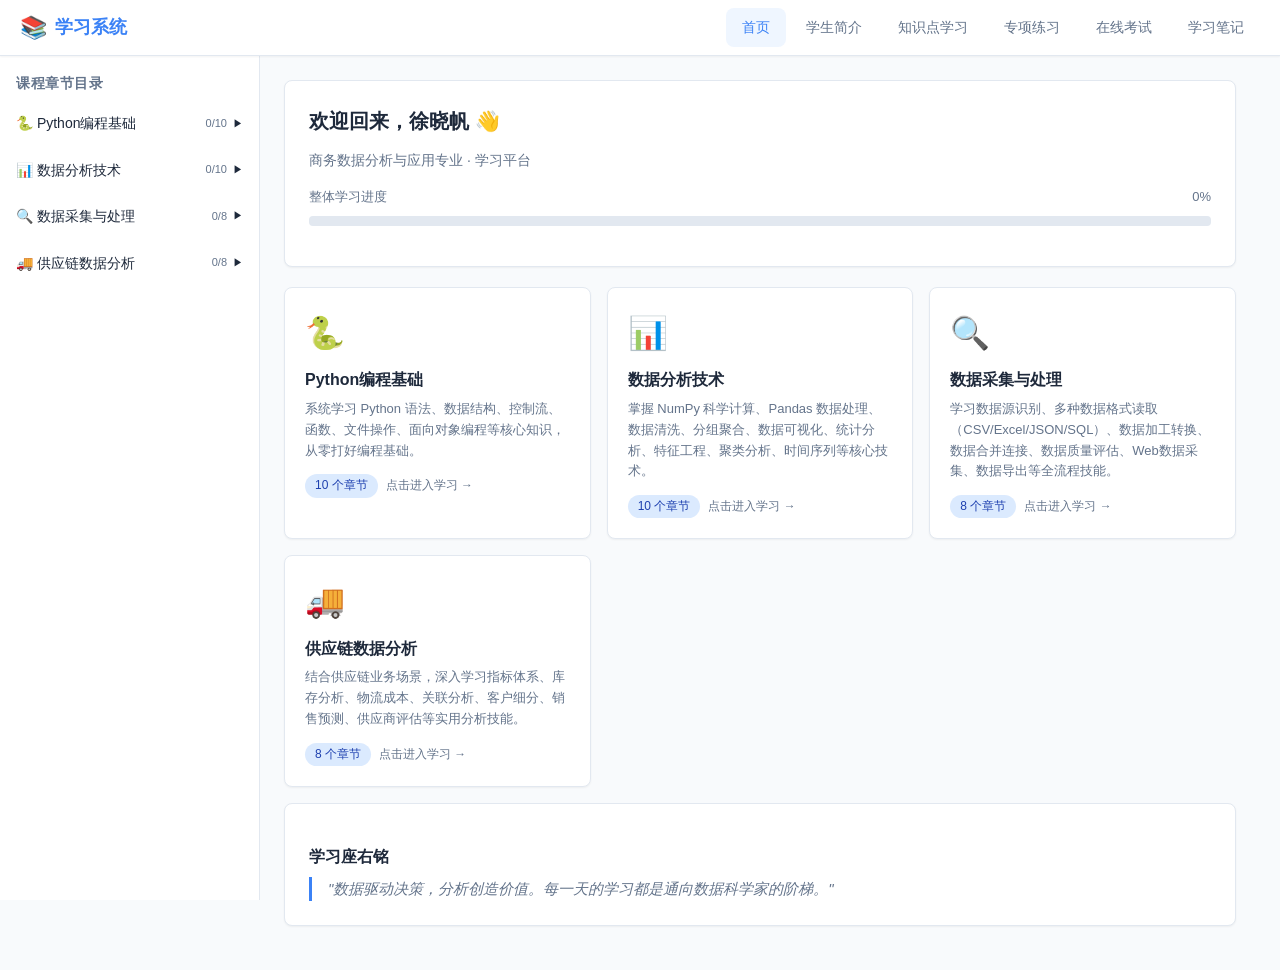
<file: index.html>
<!DOCTYPE html>
<html lang="zh-CN">
<head>
<meta charset="UTF-8">
<meta name="viewport" content="width=device-width, initial-scale=1.0">
<meta name="description" content="商务数据分析与应用专业学生学习系统——在线学习Python编程、数据分析技术、数据采集与处理、供应链数据分析四大课程，提供代码编辑器、章节练习和在线考试。">
<title>首页 - 学生学习系统</title>
<link rel="stylesheet" href="style.css">
</head>
<body data-page="home">

<!-- ========== 导航栏 ========== -->
<nav class="navbar">
  <div class="logo"><a href="index.html"><span>&#x1F4DA;</span> 学习系统</a></div>
  <button class="menu-toggle" id="menuToggle" aria-label="菜单">&#x2630;</button>
  <ul class="nav-links" id="navLinks">
    <li><a href="index.html" data-page="home">首页</a></li>
    <li><a href="profile.html" data-page="profile">学生简介</a></li>
    <li><a href="learning.html" data-page="learning">知识点学习</a></li>
    <li><a href="practice.html" data-page="practice">专项练习</a></li>
    <li><a href="exam.html" data-page="exam">在线考试</a></li>
    <li><a href="notes.html" data-page="notes">学习笔记</a></li>
  </ul>
</nav>

<div class="page-wrapper">
  <aside class="sidebar" id="sidebar">
    <div class="sidebar-title">课程章节目录</div>
    <div class="course-group" id="sidebarCourses"></div>
  </aside>
  <div class="sidebar-overlay" id="sidebarOverlay"></div>

  <main class="main-content">
    <div class="card">
      <h2>欢迎回来，徐晓帆 &#x1F44B;</h2>
      <p>商务数据分析与应用专业 · 学习平台</p>
      <div class="progress-label" style="margin-top:16px;">
        <span>整体学习进度</span>
        <span id="overallProgressText">0%</span>
      </div>
      <div class="progress-bar" style="height:10px;margin:8px 0 16px;">
        <div class="fill" id="overallProgressBar" style="width:0%;"></div>
      </div>
    </div>

    <div class="course-grid" id="homeCourseGrid"></div>

    <div class="card" style="margin-top:16px;">
      <h3>学习座右铭</h3>
      <blockquote style="font-style:italic;color:var(--text-secondary);font-size:15px;border-left:3px solid var(--primary);padding-left:16px;">
        "数据驱动决策，分析创造价值。每一天的学习都是通向数据科学家的阶梯。"
      </blockquote>
    </div>
  </main>
</div>

<button id="mobileSidebarBtn">&#x2630; 目录</button>

<script src="common.js"></script>
<script>
(function() {
  var grid = document.getElementById('homeCourseGrid');
  if (!grid) return;
  var html = '';
  courses.forEach(function(c) {
    html += '<a href="learning.html?course=' + c.id + '" class="course-card">' +
      '<div class="icon">' + c.icon + '</div>' +
      '<h4>' + c.title + '</h4>' +
      '<p>' + c.desc + '</p>' +
      '<div style="margin-top:10px;">' +
        '<span class="tag tag-blue">' + c.chapters.length + ' 个章节</span>' +
        '<span style="font-size:12px;color:var(--text-secondary);margin-left:8px;">点击进入学习 →</span>' +
      '</div>' +
    '</a>';
  });
  grid.innerHTML = html;
  renderSidebar(null, null);
  updateProgress();
  setupMobile();
})();
</script>

</body>
</html>
</file>
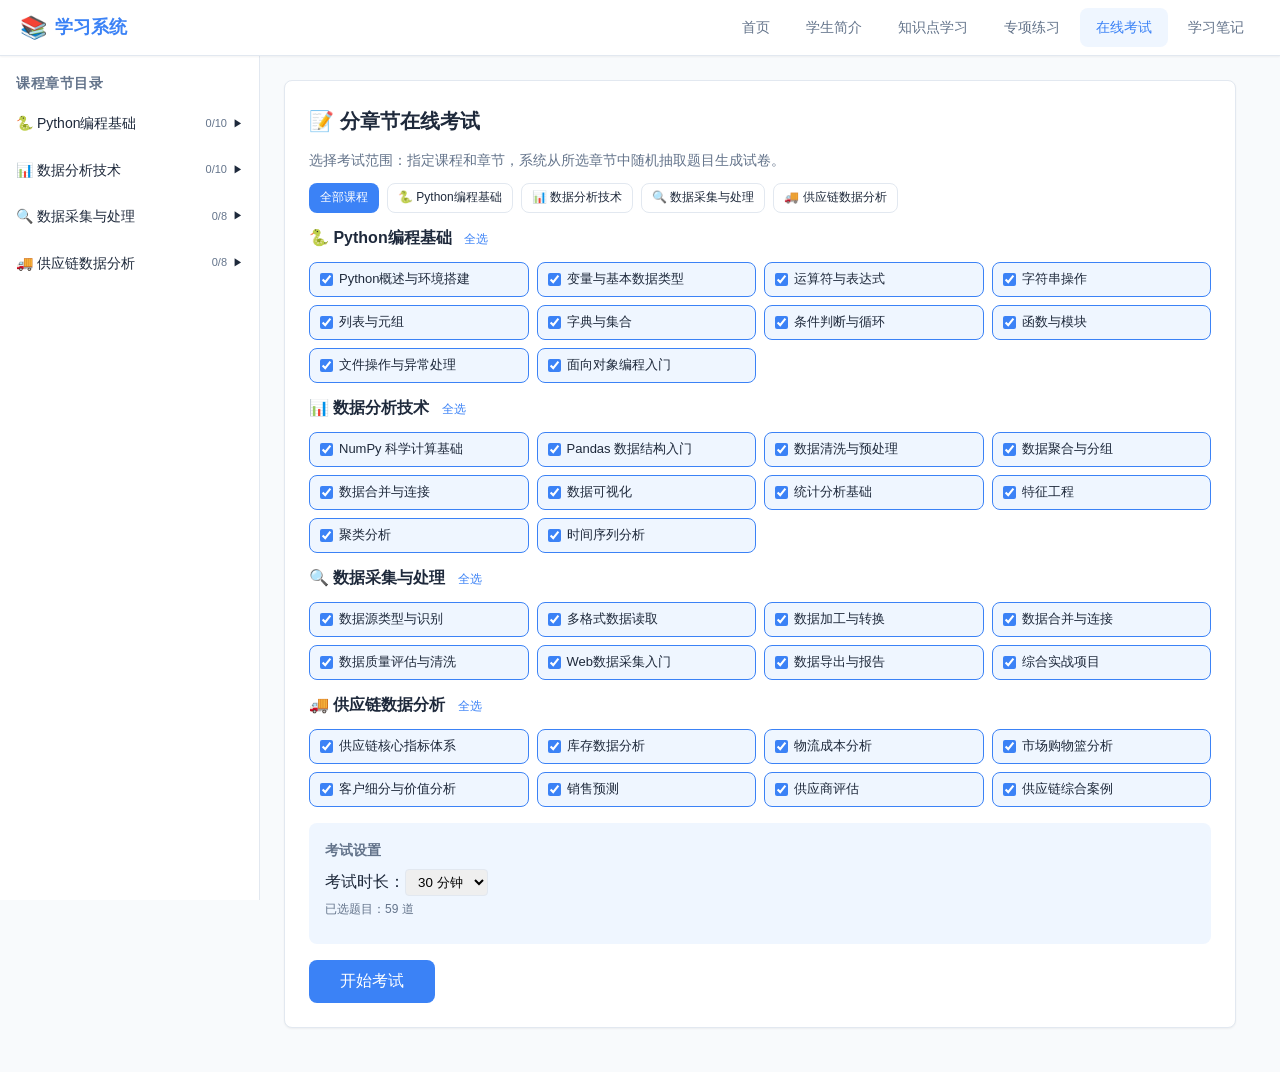
<file: exam.html>
<!DOCTYPE html>
<html lang="zh-CN">
<head>
<meta charset="UTF-8">
<meta name="viewport" content="width=device-width, initial-scale=1.0">
<meta name="description" content="在线考试系统——分课程分章节组卷、限时作答（10-60分钟）、自动批改计分、错题汇总与知识点解析、历史成绩记录。">
<title>在线考试 - 学生学习系统</title>
<link rel="stylesheet" href="style.css">
<style>
.chapter-select-grid { display: grid; grid-template-columns: repeat(auto-fill, minmax(200px, 1fr)); gap: 8px; margin: 12px 0; }
.chapter-select-grid label { display: flex; align-items: center; gap: 6px; font-size: 13px; cursor: pointer; padding: 6px 10px; border: 1px solid var(--border); border-radius: var(--radius); transition: all var(--transition); }
.chapter-select-grid label:hover { background: var(--primary-light); border-color: var(--primary); }
.chapter-select-grid label.checked { background: var(--primary-light); border-color: var(--primary); }
.chapter-select-grid input[type="checkbox"] { accent-color: var(--primary); }
.select-all-btn { font-size: 12px; color: var(--primary); cursor: pointer; margin-left: 8px; }
</style>
</head>
<body data-page="exam">

<nav class="navbar">
  <div class="logo"><a href="index.html"><span>&#x1F4DA;</span> 学习系统</a></div>
  <button class="menu-toggle" id="menuToggle">&#x2630;</button>
  <ul class="nav-links" id="navLinks">
    <li><a href="index.html" data-page="home">首页</a></li>
    <li><a href="profile.html" data-page="profile">学生简介</a></li>
    <li><a href="learning.html" data-page="learning">知识点学习</a></li>
    <li><a href="practice.html" data-page="practice">专项练习</a></li>
    <li><a href="exam.html" data-page="exam">在线考试</a></li>
    <li><a href="notes.html" data-page="notes">学习笔记</a></li>
  </ul>
</nav>

<div class="page-wrapper">
  <aside class="sidebar" id="sidebar">
    <div class="sidebar-title">课程章节目录</div>
    <div class="course-group" id="sidebarCourses"></div>
  </aside>
  <div class="sidebar-overlay" id="sidebarOverlay"></div>
  <main class="main-content">
    <div id="examContent"></div>
  </main>
</div>

<button id="mobileSidebarBtn">&#x2630; 目录</button>

<script src="common.js"></script>
<script>
var examQuestions = [];
var examState = {
  started: false, submitted: false, timeLeft: 1800,
  answers: {}, currentQ: 0, timer: null,
  selectedCourse: null
};

function renderExam() {
  var container = document.getElementById('examContent');

  if (!examState.started) {
    renderExamSetup(container);
    return;
  }

  if (examState.submitted) {
    showExamResult(container);
    return;
  }

  renderExamQuestion(container);
}

function renderExamSetup(container) {
  var html = '<div class="card"><h2>📝 分章节在线考试</h2>' +
    '<p>选择考试范围：指定课程和章节，系统从所选章节中随机抽取题目生成试卷。</p>';

  // 课程选择
  html += '<div style="display:flex;gap:8px;flex-wrap:wrap;margin:12px 0;" id="examCourseTabs"></div>';

  // 章节选择
  html += '<div id="examChapterSelect" style="margin:8px 0;"></div>';

  // 考试设置
  html += '<div style="margin-top:16px;padding:16px;background:var(--primary-light);border-radius:var(--radius);">' +
    '<p style="font-size:14px;"><strong>考试设置</strong></p>' +
    '<div style="display:flex;gap:16px;flex-wrap:wrap;align-items:center;margin-top:8px;">' +
      '<span>考试时长：<select id="examDuration" style="padding:4px 8px;border:1px solid var(--border);border-radius:4px;">' +
        '<option value="600">10 分钟</option><option value="1200">20 分钟</option><option value="1800" selected>30 分钟</option><option value="2700">45 分钟</option><option value="3600">60 分钟</option></select></span>' +
    '</div>' +
    '<p style="font-size:12px;margin-top:4px;color:var(--text-secondary);" id="examQuestionCount">已选题目：计算中...</p>' +
  '</div>';

  html += '<button class="btn btn-primary" style="margin-top:16px;font-size:16px;padding:10px 30px;" onclick="startExam()">开始考试</button>';

  // 历史成绩
  var examHistory = getState('examHistory', []);
  if (examHistory.length > 0) {
    html += '<div style="margin-top:20px;"><h4>历史成绩记录</h4><table class="data-table"><tr><th>日期</th><th>范围</th><th>得分</th><th>正确/总题</th></tr>';
    examHistory.slice(-8).reverse().forEach(function(h) {
      html += '<tr><td>' + h.date + '</td><td>' + (h.scope || '综合') + '</td><td>' + h.score + '分</td><td>' + h.correct + '/' + h.total + '</td></tr>';
    });
    html += '</table></div>';
  }

  container.innerHTML = html;

  // 渲染课程Tab
  renderExamCourseTabs();
  updateExamChapterSelect();
}

function renderExamCourseTabs() {
  var tabs = document.getElementById('examCourseTabs');
  if (!tabs) return;
  var html = '<a href="javascript:void(0)" class="btn btn-sm ' + (examState.selectedCourse === null ? 'btn-primary' : 'btn-outline') + '" onclick="examState.selectedCourse=null;updateExamChapterSelect();renderExamCourseTabs();">全部课程</a>';
  courses.forEach(function(c) {
    html += '<a href="javascript:void(0)" class="btn btn-sm ' + (examState.selectedCourse === c.id ? 'btn-primary' : 'btn-outline') + '" onclick="examState.selectedCourse=\'' + c.id + '\';updateExamChapterSelect();renderExamCourseTabs();">' + c.icon + ' ' + c.title + '</a>';
  });
  tabs.innerHTML = html;
}

function updateExamChapterSelect() {
  var container = document.getElementById('examChapterSelect');
  if (!container) return;
  var selected = examState.selectedCourse;

  var coursesToShow = selected ? courses.filter(function(c) { return c.id === selected; }) : courses;
  var html = '';
  coursesToShow.forEach(function(c) {
    html += '<div style="margin-bottom:8px;"><strong>' + c.icon + ' ' + c.title + '</strong> <a href="javascript:void(0)" class="select-all-btn" onclick="toggleAllChapters(\'' + c.id + '\')">全选</a></div>';
    html += '<div class="chapter-select-grid" id="chapter-grid-' + c.id + '">';
    c.chapters.forEach(function(ch, i) {
      html += '<label id="ch-label-' + c.id + '-' + i + '" class="checked" onclick="toggleChapterCheck(this)">' +
        '<input type="checkbox" checked data-course="' + c.id + '" data-chapter="' + i + '"> ' + ch.title.replace(/第\d+章 /, '') + '</label>';
    });
    html += '</div>';
  });
  container.innerHTML = html;
  updateQuestionCount();
}

function toggleChapterCheck(label) {
  label.classList.toggle('checked');
  var cb = label.querySelector('input[type="checkbox"]');
  cb.checked = !cb.checked;
  updateQuestionCount();
}

function toggleAllChapters(courseId) {
  var grid = document.getElementById('chapter-grid-' + courseId);
  if (!grid) return;
  var labels = grid.querySelectorAll('label');
  var allChecked = true;
  labels.forEach(function(l) { if (!l.classList.contains('checked')) allChecked = false; });

  labels.forEach(function(l) {
    var cb = l.querySelector('input[type="checkbox"]');
    if (allChecked) { l.classList.remove('checked'); cb.checked = false; }
    else { l.classList.add('checked'); cb.checked = true; }
  });
  updateQuestionCount();
}

function updateQuestionCount() {
  var count = 0;
  document.querySelectorAll('.chapter-select-grid input[type="checkbox"]:checked').forEach(function(cb) {
    var cid = cb.dataset.course;
    var ch = cb.dataset.chapter;
    if (chapterExercises[cid] && chapterExercises[cid][ch]) {
      count += chapterExercises[cid][ch].length;
    }
  });
  var el = document.getElementById('examQuestionCount');
  if (el) el.textContent = '已选题目：' + count + ' 道' + (count === 0 ? '（请至少选择一章）' : '');
}

function startExam() {
  // 收集选中的题目
  examQuestions = [];
  document.querySelectorAll('.chapter-select-grid input[type="checkbox"]:checked').forEach(function(cb) {
    var cid = cb.dataset.course;
    var ch = cb.dataset.chapter;
    if (chapterExercises[cid] && chapterExercises[cid][ch]) {
      chapterExercises[cid][ch].forEach(function(q) {
        examQuestions.push({ q: q, course: cid, chapter: ch });
      });
    }
  });

  if (examQuestions.length === 0) { alert('请至少选择一章题目！'); return; }

  // 随机打乱
  for (var i = examQuestions.length - 1; i > 0; i--) {
    var j = Math.floor(Math.random() * (i + 1));
    var t = examQuestions[i]; examQuestions[i] = examQuestions[j]; examQuestions[j] = t;
  }

  var duration = parseInt(document.getElementById('examDuration').value);

  examState.started = true;
  examState.submitted = false;
  examState.answers = {};
  examState.timeLeft = duration;
  examState.currentQ = 0;
  if (examState.timer) clearInterval(examState.timer);
  examState.timer = setInterval(function() {
    examState.timeLeft--;
    var el = document.getElementById('examTimer');
    if (el) { el.textContent = formatTime(examState.timeLeft); if (examState.timeLeft <= 300) el.style.color = 'var(--danger)'; }
    if (examState.timeLeft <= 0) { clearInterval(examState.timer); submitExam(); }
  }, 1000);
  renderExam();
}

function renderExamQuestion(container) {
  var qIdx = examState.currentQ;
  var eq = examQuestions[qIdx];
  var q = eq.q;

  container.innerHTML = '<div class="card"><div style="display:flex;justify-content:space-between;align-items:center;"><h3>在线考试中...</h3><div class="timer" id="examTimer">' + formatTime(examState.timeLeft) + '</div></div></div>' +
    '<div class="quiz-card" id="exam-quiz-' + qIdx + '">' +
      '<div class="q-header"><span class="q-num">第' + (qIdx+1) + '题 / 共' + examQuestions.length + '题</span>' +
      '<span class="q-type tag ' + (q.type==='single'?'tag-blue':q.type==='multi'?'tag-yellow':q.type==='judge'?'tag-green':'tag-red') + '">' +
      (q.type==='single'?'单选题':q.type==='multi'?'多选题':q.type==='judge'?'判断题':'填空题') + '</span></div>' +
      '<div class="q-text">' + q.q + '</div>' +
      renderExamOptions(q, qIdx) +
    '</div>' +
    '<div class="exam-nav">' +
      '<button class="btn btn-outline" onclick="prevExamQ()"' + (qIdx === 0 ? ' disabled' : '') + '>← 上一题</button>' +
      '<span class="q-indicator">' + (qIdx+1) + ' / ' + examQuestions.length + '</span>' +
      '<button class="btn btn-outline" onclick="nextExamQ()">' + (qIdx === examQuestions.length - 1 ? '提交试卷' : '下一题 →') + '</button>' +
    '</div>' +
    '<button class="btn btn-danger" style="width:100%;margin-top:12px;" onclick="submitExam()">提交试卷</button>';
  restoreExamUI(q, qIdx);
}

function renderExamOptions(q, qIdx) {
  var h = '';
  if (q.type === 'single') {
    q.options.forEach(function(opt, j) { h += '<label class="option" id="exam-opt-' + qIdx + '-' + j + '" onclick="selectExamSingle(' + qIdx + ', ' + j + ')"><input type="radio" name="exam-q' + qIdx + '" value="' + j + '" style="margin-right:8px;">' + String.fromCharCode(65+j) + '. ' + opt + '</label>'; });
  } else if (q.type === 'multi') {
    q.options.forEach(function(opt, j) { h += '<label class="option" id="exam-opt-' + qIdx + '-' + j + '" onclick="selectExamMulti(' + qIdx + ', ' + j + ')"><input type="checkbox" name="exam-q' + qIdx + '" value="' + j + '" style="margin-right:8px;">' + String.fromCharCode(65+j) + '. ' + opt + '</label>'; });
  } else if (q.type === 'judge') {
    h += '<label class="option" id="exam-opt-' + qIdx + '-0" onclick="selectExamSingle(' + qIdx + ', 0)"><input type="radio" name="exam-q' + qIdx + '" value="0" style="margin-right:8px;">正确</label><label class="option" id="exam-opt-' + qIdx + '-1" onclick="selectExamSingle(' + qIdx + ', 1)"><input type="radio" name="exam-q' + qIdx + '" value="1" style="margin-right:8px;">错误</label>';
  } else {
    h += '<input type="text" id="exam-fill-' + qIdx + '" placeholder="请输入答案..." style="width:100%;padding:10px;border:1px solid var(--border);border-radius:var(--radius);font-size:14px;">';
  }
  return h;
}

function selectExamSingle(qIdx, optIdx) {
  examState.answers[qIdx] = optIdx;
  var card = document.getElementById('exam-quiz-' + qIdx);
  if (card) { var opts = card.querySelectorAll('.option'); for (var i = 0; i < opts.length; i++) opts[i].classList.remove('selected'); }
  var o = document.getElementById('exam-opt-' + qIdx + '-' + optIdx);
  if (o) o.classList.add('selected');
}

function selectExamMulti(qIdx, optIdx) {
  if (!examState.answers[qIdx]) examState.answers[qIdx] = [];
  var arr = examState.answers[qIdx];
  var idx = arr.indexOf(optIdx);
  if (idx > -1) arr.splice(idx, 1); else arr.push(optIdx);
  document.getElementById('exam-opt-' + qIdx + '-' + optIdx).classList.toggle('selected');
}

function saveExamAnswer(qIdx) {
  var q = examQuestions[qIdx].q;
  if (q.type === 'fill') { var input = document.getElementById('exam-fill-' + qIdx); examState.answers[qIdx] = input ? input.value.trim() : ''; }
  else if (q.type === 'multi') { var cb = document.querySelectorAll('input[name="exam-q' + qIdx + '"]:checked'); examState.answers[qIdx] = Array.from(cb).map(function(c) { return parseInt(c.value); }); }
  else { var sel = document.querySelector('input[name="exam-q' + qIdx + '"]:checked'); examState.answers[qIdx] = sel ? parseInt(sel.value) : null; }
}

function restoreExamUI(q, qIdx) {
  if (examState.answers[qIdx] === undefined || examState.answers[qIdx] === null) return;
  if (q.type === 'multi') {
    (examState.answers[qIdx] || []).forEach(function(v) { var o = document.getElementById('exam-opt-' + qIdx + '-' + v); if (o) o.classList.add('selected'); });
  } else if (q.type === 'fill') {
    var input = document.getElementById('exam-fill-' + qIdx); if (input) input.value = examState.answers[qIdx];
  } else {
    var o = document.getElementById('exam-opt-' + qIdx + '-' + examState.answers[qIdx]); if (o) o.classList.add('selected');
  }
}

function nextExamQ() {
  saveExamAnswer(examState.currentQ);
  if (examState.currentQ === examQuestions.length - 1) { submitExam(); return; }
  examState.currentQ++;
  renderExam();
}

function prevExamQ() {
  if (examState.currentQ > 0) { saveExamAnswer(examState.currentQ); examState.currentQ--; renderExam(); }
}

function submitExam() {
  saveExamAnswer(examState.currentQ);
  if (examState.timer) clearInterval(examState.timer);
  examState.submitted = true;
  var correct = 0;
  examQuestions.forEach(function(eq, i) {
    if (checkExamAnswer(eq.q, examState.answers[i])) correct++;
  });
  var score = examQuestions.length > 0 ? Math.round(correct / examQuestions.length * 100) : 0;
  var scopeName = examState.selectedCourse || '综合';
  var examHistory = getState('examHistory', []);
  examHistory.push({ date: new Date().toLocaleDateString('zh-CN'), score: score, correct: correct, total: examQuestions.length, scope: scopeName });
  setState('examHistory', examHistory);
  renderExam();
}

function checkExamAnswer(q, userAnswer) {
  if (userAnswer === undefined || userAnswer === null || userAnswer === '') return false;
  if (q.type === 'multi') { var correct = q.answer.slice().sort().join(','); var user = (userAnswer || []).slice().sort().join(','); return correct === user; }
  if (q.type === 'fill') return userAnswer.replace(/\s+/g, '') === q.answer.replace(/\s+/g, '');
  if (q.type === 'judge') return (userAnswer === 0 && q.answer === true) || (userAnswer === 1 && q.answer === false);
  return userAnswer === q.answer;
}

function showExamResult(container) {
  var correct = 0; var wrongQuestions = [];
  examQuestions.forEach(function(eq, i) {
    if (checkExamAnswer(eq.q, examState.answers[i])) correct++;
    else wrongQuestions.push({q: eq.q, idx: i, course: eq.course, chapter: eq.chapter});
  });
  var score = examQuestions.length > 0 ? Math.round(correct / examQuestions.length * 100) : 0;
  var html = '<div class="card score-card"><h2>考试完成！</h2><div class="score">' + score + '</div><p style="font-size:18px;">正确 ' + correct + ' / ' + examQuestions.length + ' 题</p>';
  if (score >= 80) html += '<p style="color:var(--success);">🎉 优秀！你对知识点掌握得很好！</p>';
  else if (score >= 60) html += '<p style="color:var(--warning);">📖 不错，继续加油！</p>';
  else html += '<p style="color:var(--danger);">📚 需要加强学习，建议回顾各章节。</p>';
  html += '</div>';

  if (wrongQuestions.length > 0) {
    html += '<div class="card"><h3>错题汇总（' + wrongQuestions.length + ' 道）</h3>';
    wrongQuestions.forEach(function(wq) {
      var userAnswer = examState.answers[wq.idx];
      html += '<div class="quiz-card"><p><strong>第' + (wq.idx+1) + '题</strong> <span class="tag tag-red">答错</span></p><p>' + wq.q.q + '</p>' +
        '<p style="color:var(--danger);">你的答案：' + formatExamAnswer(wq.q, userAnswer) + '</p>' +
        '<p style="color:var(--success);">正确答案：' + formatExamCorrectAnswer(wq.q) + '</p>' +
        '<p style="color:var(--text-secondary);">解析：' + wq.q.explain + '</p></div>';
    });
    html += '</div>';
  }
  html += '<button class="btn btn-primary" onclick="examState.started=false;examState.submitted=false;examState.answers={};renderExam();">重新考试</button>';
  container.innerHTML = html;
}

function formatExamAnswer(q, ans) {
  if (ans === undefined || ans === null || ans === '') return '（未作答）';
  if (q.type === 'multi') return (ans || []).map(function(a) { return q.options[a]; }).join('、');
  if (q.type === 'judge') return ans === 0 ? '正确' : '错误';
  if (q.type === 'fill') return ans;
  return q.options ? q.options[ans] : ans;
}

function formatExamCorrectAnswer(q) {
  if (q.type === 'multi') return q.answer.map(function(a) { return q.options[a]; }).join('、');
  if (q.type === 'judge') return q.answer ? '正确' : '错误';
  if (q.type === 'fill') return q.answer;
  return q.options ? q.options[q.answer] : q.answer;
}

function formatTime(seconds) {
  var m = Math.floor(seconds / 60); var s = seconds % 60;
  return m + ':' + (s < 10 ? '0' : '') + s;
}

renderSidebar(null, null);
renderExam();
setupMobile();
</script>
</body>
</html>
</file>
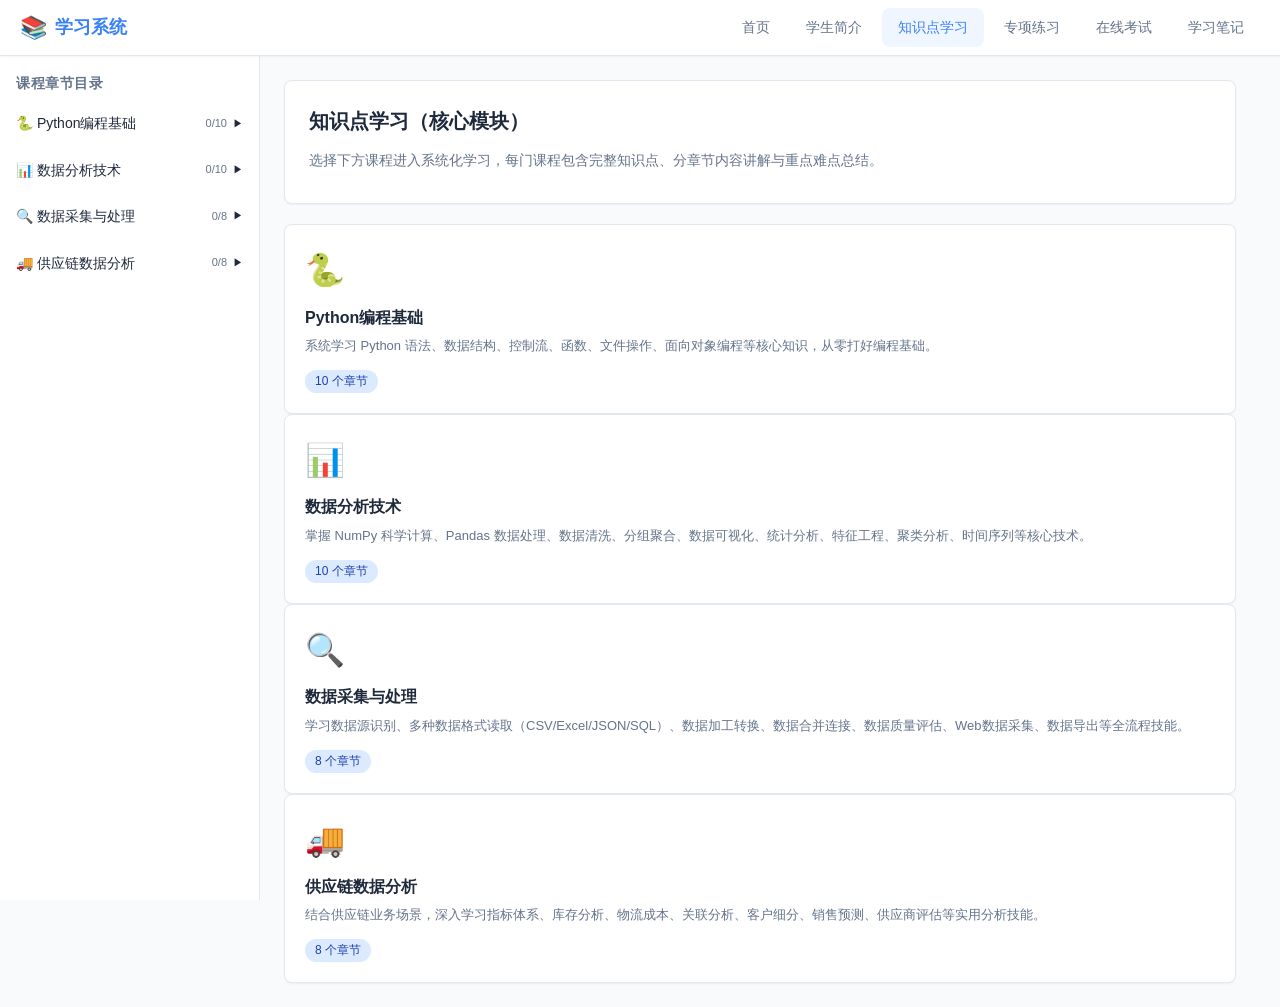
<file: learning.html>
<!DOCTYPE html>
<html lang="zh-CN">
<head>
<meta charset="UTF-8">
<meta name="viewport" content="width=device-width, initial-scale=1.0">
<meta name="description" content="知识点学习核心模块——系统化学习Python编程基础、数据分析技术、数据采集与处理、供应链数据分析，每章含代码示例和重点总结。">
<title>知识点学习 - 学生学习系统</title>
<link rel="stylesheet" href="style.css">
</head>
<body data-page="learning">

<nav class="navbar">
  <div class="logo"><a href="index.html"><span>&#x1F4DA;</span> 学习系统</a></div>
  <button class="menu-toggle" id="menuToggle">&#x2630;</button>
  <ul class="nav-links" id="navLinks">
    <li><a href="index.html" data-page="home">首页</a></li>
    <li><a href="profile.html" data-page="profile">学生简介</a></li>
    <li><a href="learning.html" data-page="learning">知识点学习</a></li>
    <li><a href="practice.html" data-page="practice">专项练习</a></li>
    <li><a href="exam.html" data-page="exam">在线考试</a></li>
    <li><a href="notes.html" data-page="notes">学习笔记</a></li>
  </ul>
</nav>

<div class="page-wrapper">
  <aside class="sidebar" id="sidebar">
    <div class="sidebar-title">课程章节目录</div>
    <div class="course-group" id="sidebarCourses"></div>
  </aside>
  <div class="sidebar-overlay" id="sidebarOverlay"></div>

  <main class="main-content">
    <div id="learningContent"></div>
  </main>
</div>

<button id="mobileSidebarBtn">&#x2630; 目录</button>

<script src="common.js"></script>
<script>
var courseId = getUrlParam('course');
var chapterIdx = getUrlParam('chapter');
if (chapterIdx !== null) chapterIdx = parseInt(chapterIdx);

function renderLearning() {
  var container = document.getElementById('learningContent');
  var course = null;
  if (courseId) {
    for (var i = 0; i < courses.length; i++) {
      if (courses[i].id === courseId) { course = courses[i]; break; }
    }
  }

  if (!course) {
    // 显示课程列表
    var html = '<div class="card"><h2>知识点学习（核心模块）</h2><p>选择下方课程进入系统化学习，每门课程包含完整知识点、分章节内容讲解与重点难点总结。</p></div>';
    courses.forEach(function(c) {
      html += '<a href="learning.html?course=' + c.id + '" class="course-card">' +
        '<div class="icon">' + c.icon + '</div>' +
        '<h4>' + c.title + '</h4>' +
        '<p>' + c.desc + '</p>' +
        '<div style="margin-top:10px;"><span class="tag tag-blue">' + c.chapters.length + ' 个章节</span></div>' +
      '</a>';
    });
    container.innerHTML = html;
    renderSidebar(null, null);
    return;
  }

  if (chapterIdx === null || isNaN(chapterIdx)) {
    // 显示章节列表
    var html = '<div class="card"><h2>' + course.icon + ' ' + course.title + '</h2><p>' + course.desc + '</p>' +
      '<a href="learning.html" class="btn btn-outline btn-sm">← 返回课程列表</a></div>';
    var completedChapters = getState('completedChapters', {});
    course.chapters.forEach(function(ch, i) {
      var done = completedChapters[course.id + '_' + i];
      html += '<a href="learning.html?course=' + course.id + '&chapter=' + i + '" class="course-card" style="text-decoration:none;">' +
        '<div style="display:flex;justify-content:space-between;align-items:center;">' +
          '<h3 style="margin:0;color:var(--text);">' + ch.title + '</h3>' +
          '<span class="tag ' + (done ? 'tag-green' : 'tag-blue') + '">' + (done ? '已完成' : '待学习') + '</span>' +
        '</div></a>';
    });
    container.innerHTML = html;
    renderSidebar(course.id, null);
    return;
  }

  if (chapterIdx < 0 || chapterIdx >= course.chapters.length) {
    container.innerHTML = '<div class="card"><h2>章节不存在</h2><a href="learning.html?course=' + course.id + '" class="btn btn-outline btn-sm">← 返回章节列表</a></div>';
    return;
  }

  // 显示具体章节内容
  var ch = course.chapters[chapterIdx];
  var completedChapters = getState('completedChapters', {});
  var done = completedChapters[course.id + '_' + chapterIdx];
  var html = '<div class="card">' +
    '<h2>' + ch.title + '</h2>' +
    '<a href="learning.html?course=' + course.id + '" class="btn btn-outline btn-sm">← 返回章节列表</a> ' +
    '<button class="btn btn-success btn-sm" onclick="toggleChapterComplete(\'' + course.id + '\', ' + chapterIdx + ')">' +
      (done ? '✓ 已学完（点击取消）' : '标记为已学完') +
    '</button>' +
    '</div>';

  ch.content.forEach(function(block) {
    if (block.type === 'text') {
      html += '<div class="card"><p>' + block.text + '</p></div>';
    } else if (block.type === 'list') {
      html += '<div class="knowledge-block"><h4>' + block.title + '</h4><ul>';
      block.items.forEach(function(item) { html += '<li>' + item + '</li>'; });
      html += '</ul></div>';
    } else if (block.type === 'code') {
      html += '<div class="card"><h4>示例代码</h4><div class="code-editor-wrap"><button class="copy-code-btn" onclick="copyCode(this)">📋 复制代码</button><textarea readonly class="code-display" style="overflow:visible;resize:none;">' + block.code.replace(/</g, '&lt;').replace(/>/g, '&gt;') + '</textarea></div></div>';
    }
  });

  html += '<div class="summary-box"><h4>本章重点总结</h4><p>请仔细阅读以上知识点，确保理解每个概念和代码示例。完成学习后点击"标记为已学完"记录进度。</p></div>';
  container.innerHTML = html;
  renderSidebar(course.id, chapterIdx);
  // 渲染完成后自动调整代码框高度
  setTimeout(autoResizeCodeBlocks, 50);
}

function toggleChapterComplete(cid, idx) {
  markChapterComplete(cid, idx);
  renderLearning();
  updateProgress();
  renderSidebar(cid, idx);
}

// 自动调整代码框高度，完整显示代码（同时保留滚动功能）
function autoResizeCodeBlocks() {
  var textareas = document.querySelectorAll('textarea.code-display');
  for (var i = 0; i < textareas.length; i++) {
    var ta = textareas[i];
    ta.style.height = 'auto';
    ta.style.height = (ta.scrollHeight + 20) + 'px';
    ta.style.maxHeight = '600px';  // 超长代码限制最大高度
    ta.style.overflowY = ta.scrollHeight > 600 ? 'auto' : 'hidden';
  }
}

renderLearning();
updateProgress();
setupMobile();
</script>

</body>
</html>
</file>
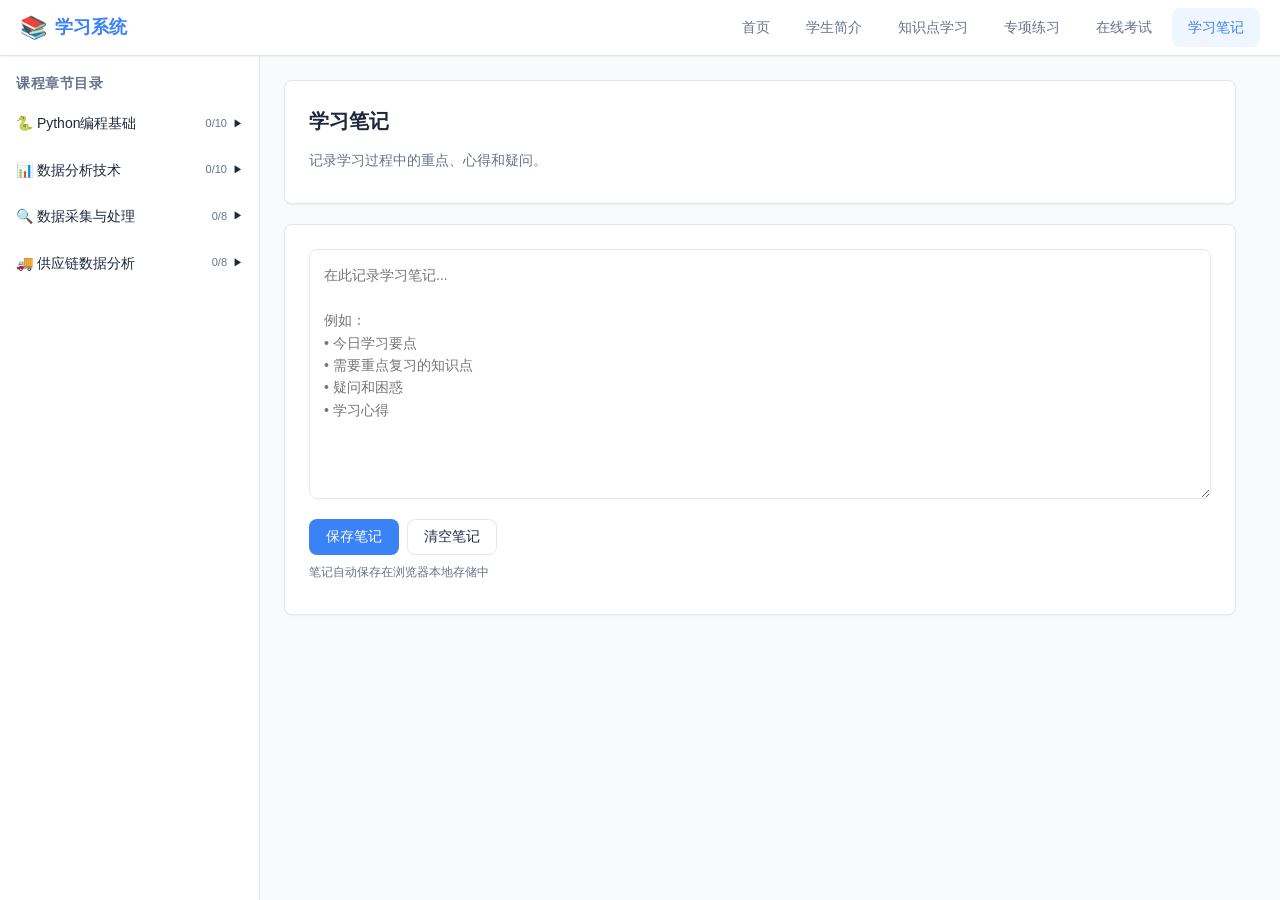
<file: notes.html>
<!DOCTYPE html>
<html lang="zh-CN">
<head>
<meta charset="UTF-8">
<meta name="viewport" content="width=device-width, initial-scale=1.0">
<meta name="description" content="学习笔记——自由记录学习要点、心得和疑问，自动保存到浏览器本地存储，支持清空和随时编辑。">
<title>学习笔记 - 学生学习系统</title>
<link rel="stylesheet" href="style.css">
</head>
<body data-page="notes">

<nav class="navbar">
  <div class="logo"><a href="index.html"><span>&#x1F4DA;</span> 学习系统</a></div>
  <button class="menu-toggle" id="menuToggle">&#x2630;</button>
  <ul class="nav-links" id="navLinks">
    <li><a href="index.html" data-page="home">首页</a></li>
    <li><a href="profile.html" data-page="profile">学生简介</a></li>
    <li><a href="learning.html" data-page="learning">知识点学习</a></li>
    <li><a href="practice.html" data-page="practice">专项练习</a></li>
    <li><a href="exam.html" data-page="exam">在线考试</a></li>
    <li><a href="notes.html" data-page="notes">学习笔记</a></li>
  </ul>
</nav>

<div class="page-wrapper">
  <aside class="sidebar" id="sidebar">
    <div class="sidebar-title">课程章节目录</div>
    <div class="course-group" id="sidebarCourses"></div>
  </aside>
  <div class="sidebar-overlay" id="sidebarOverlay"></div>

  <main class="main-content">
    <div class="card">
      <h2>学习笔记</h2>
      <p>记录学习过程中的重点、心得和疑问。</p>
    </div>
    <div class="card">
      <div class="notes-area">
        <textarea id="notesTextarea" placeholder="在此记录学习笔记...&#10;&#10;例如：&#10;• 今日学习要点&#10;• 需要重点复习的知识点&#10;• 疑问和困惑&#10;• 学习心得"></textarea>
      </div>
      <div style="display:flex;gap:8px;margin-top:12px;">
        <button class="btn btn-primary" onclick="saveNotes()">保存笔记</button>
        <button class="btn btn-outline" onclick="clearNotes()">清空笔记</button>
      </div>
      <p style="margin-top:8px;font-size:12px;color:var(--text-secondary);" id="notesStatus">笔记自动保存在浏览器本地存储中</p>
    </div>
  </main>
</div>

<button id="mobileSidebarBtn">&#x2630; 目录</button>

<script src="common.js"></script>
<script>
(function() {
  var textarea = document.getElementById('notesTextarea');
  var saved = localStorage.getItem('studyNotes') || '';
  if (textarea) textarea.value = saved;

  renderSidebar(null, null);
  setupMobile();
})();

function saveNotes() {
  var text = document.getElementById('notesTextarea').value;
  localStorage.setItem('studyNotes', text);
  var st = document.getElementById('notesStatus');
  if (st) st.textContent = '✓ 笔记已保存（' + new Date().toLocaleTimeString('zh-CN') + '）';
}

function clearNotes() {
  if (confirm('确定要清空所有笔记吗？此操作不可恢复。')) {
    document.getElementById('notesTextarea').value = '';
    localStorage.setItem('studyNotes', '');
    var st = document.getElementById('notesStatus');
    if (st) st.textContent = '笔记已清空';
  }
}
</script>

</body>
</html>
</file>
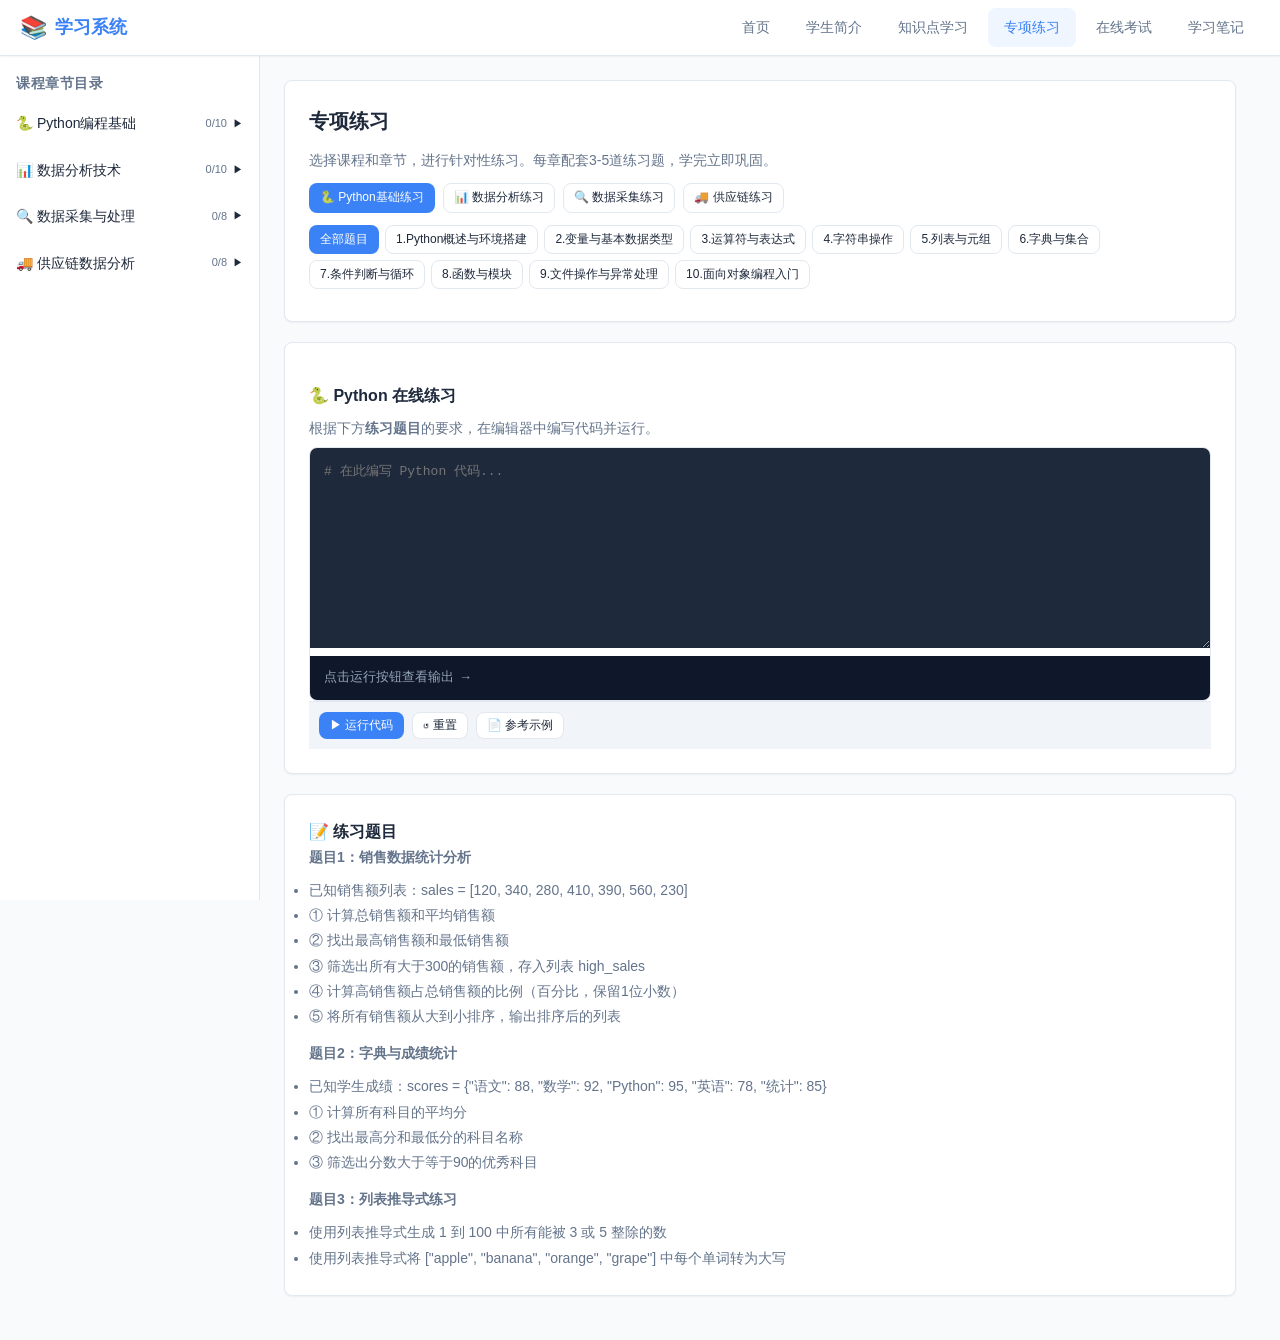
<file: practice.html>
<!DOCTYPE html>
<html lang="zh-CN">
<head>
<meta charset="UTF-8">
<meta name="viewport" content="width=device-width, initial-scale=1.0">
<meta name="description" content="专项练习——Python在线代码编辑器、选择题、多选题、判断题、填空题，按课程和章节针对性练习，查看答案解析。">
<title>专项练习 - 学生学习系统</title>
<link rel="stylesheet" href="style.css">
</head>
<body data-page="practice">

<nav class="navbar">
  <div class="logo"><a href="index.html"><span>&#x1F4DA;</span> 学习系统</a></div>
  <button class="menu-toggle" id="menuToggle">&#x2630;</button>
  <ul class="nav-links" id="navLinks">
    <li><a href="index.html" data-page="home">首页</a></li>
    <li><a href="profile.html" data-page="profile">学生简介</a></li>
    <li><a href="learning.html" data-page="learning">知识点学习</a></li>
    <li><a href="practice.html" data-page="practice">专项练习</a></li>
    <li><a href="exam.html" data-page="exam">在线考试</a></li>
    <li><a href="notes.html" data-page="notes">学习笔记</a></li>
  </ul>
</nav>

<div class="page-wrapper">
  <aside class="sidebar" id="sidebar">
    <div class="sidebar-title">课程章节目录</div>
    <div class="course-group" id="sidebarCourses"></div>
  </aside>
  <div class="sidebar-overlay" id="sidebarOverlay"></div>
  <main class="main-content">
    <div class="card">
      <h2>专项练习</h2>
      <p>选择课程和章节，进行针对性练习。每章配套3-5道练习题，学完立即巩固。</p>
      <div style="display:flex;gap:8px;flex-wrap:wrap;margin:12px 0;" id="practiceTabs"></div>
      <div style="display:flex;gap:6px;flex-wrap:wrap;margin:8px 0;" id="chapterTabs"></div>
    </div>
    <div id="practiceContent"></div>
  </main>
</div>

<button id="mobileSidebarBtn">&#x2630; 目录</button>

<script src="common.js"></script>
<script>
var practiceCourse = getUrlParam('tab') || 'python';
var practiceChapter = getUrlParam('chapter') !== null ? parseInt(getUrlParam('chapter')) : null;
var practiceAnswers = {};
var tabNames = { python: 'Python基础练习', 'data-analysis': '数据分析练习', 'data-collection': '数据采集练习', 'supply-chain': '供应链练习' };
var tabIcons = { python: '🐍', 'data-analysis': '📊', 'data-collection': '🔍', 'supply-chain': '🚚' };

function renderPractice() {
  // 课程Tab按钮
  var tabs = document.getElementById('practiceTabs');
  var html = '';
  for (var key in tabNames) {
    html += '<a href="practice.html?tab=' + key + '" class="btn btn-sm ' + (practiceCourse === key ? 'btn-primary' : 'btn-outline') + '">' + tabIcons[key] + ' ' + tabNames[key] + '</a>';
  }
  tabs.innerHTML = html;

  // 章节按钮（选择具体章节来练习）
  var chTabs = document.getElementById('chapterTabs');
  var course = null;
  for (var i = 0; i < courses.length; i++) {
    if (courses[i].id === practiceCourse) { course = courses[i]; break; }
  }
  if (course && chapterExercises[practiceCourse]) {
    var chHtml = '<a href="practice.html?tab=' + practiceCourse + '" class="btn btn-sm ' + (practiceChapter === null ? 'btn-primary' : 'btn-outline') + '">全部题目</a> ';
    course.chapters.forEach(function(ch, i) {
      if (chapterExercises[practiceCourse][String(i)]) {
        chHtml += '<a href="practice.html?tab=' + practiceCourse + '&chapter=' + i + '" class="btn btn-sm ' + (practiceChapter === i ? 'btn-primary' : 'btn-outline') + '">' + (i+1) + '.' + ch.title.replace('第'+(i+1)+'章 ', '') + '</a> ';
      }
    });
    chTabs.innerHTML = chHtml;
  } else {
    chTabs.innerHTML = '';
  }

  var container = document.getElementById('practiceContent');
  practiceAnswers = {};

  if (practiceCourse === 'python') {
    // Python代码编辑器
    container.innerHTML = '<div class="card"><h3>🐍 Python 在线练习</h3><p>根据下方<strong>练习题目</strong>的要求，在编辑器中编写代码并运行。</p><div class="code-editor-wrap"><textarea id="codeEditor" placeholder="# 在此编写 Python 代码..."></textarea><div class="code-output" id="codeOutput">点击运行按钮查看输出 →</div></div><div class="code-toolbar"><button class="btn btn-primary btn-sm" onclick="runPythonCode()">▶ 运行代码</button> <button class="btn btn-outline btn-sm" onclick="resetCodeEditor()">↺ 重置</button> <button class="btn btn-outline btn-sm" onclick="loadExample()">📄 参考示例</button></div></div><div class="card"><h4>📝 练习题目</h4><div style="color:var(--text-secondary);font-size:14px;line-height:1.8;" id="practiceTask"><p><strong>题目1：销售数据统计分析</strong></p><ul><li>已知销售额列表：sales = [120, 340, 280, 410, 390, 560, 230]</li><li>① 计算总销售额和平均销售额</li><li>② 找出最高销售额和最低销售额</li><li>③ 筛选出所有大于300的销售额，存入列表 high_sales</li><li>④ 计算高销售额占总销售额的比例（百分比，保留1位小数）</li><li>⑤ 将所有销售额从大到小排序，输出排序后的列表</li></ul><p style="margin-top:12px;"><strong>题目2：字典与成绩统计</strong></p><ul><li>已知学生成绩：scores = {"语文": 88, "数学": 92, "Python": 95, "英语": 78, "统计": 85}</li><li>① 计算所有科目的平均分</li><li>② 找出最高分和最低分的科目名称</li><li>③ 筛选出分数大于等于90的优秀科目</li></ul><p style="margin-top:12px;"><strong>题目3：列表推导式练习</strong></p><ul><li>使用列表推导式生成 1 到 100 中所有能被 3 或 5 整除的数</li><li>使用列表推导式将 ["apple", "banana", "orange", "grape"] 中每个单词转为大写</li></ul></div></div>';
  } else {
    // 根据章节筛选题目
    var questions = [];
    if (practiceChapter !== null && chapterExercises[practiceCourse] && chapterExercises[practiceCourse][String(practiceChapter)]) {
      questions = chapterExercises[practiceCourse][String(practiceChapter)];
    } else {
      // 全部题目
      for (var ch in chapterExercises[practiceCourse]) {
        questions = questions.concat(chapterExercises[practiceCourse][ch]);
      }
    }
    if (questions.length === 0) {
      container.innerHTML = '<div class="card"><p style="color:var(--text-secondary);">该章节暂无练习题，请选择其他章节。</p></div>';
    } else {
      var qhtml = '<p style="font-size:14px;color:var(--text-secondary);margin-bottom:12px;">共 ' + questions.length + ' 道题目</p>';
      questions.forEach(function(q, i) { qhtml += renderQuizQuestion(q, i); });
      qhtml += '<div style="text-align:center;margin-top:16px;"><button class="btn btn-primary" onclick="checkAllAnswers()">核对答案</button> <button class="btn btn-outline" onclick="clearAllAnswers()">重新练习</button></div>';
      container.innerHTML = qhtml;
    }
  }
}

function renderQuizQuestion(q, i) {
  var h = '<div class="quiz-card" id="quiz-' + i + '"><div class="q-header"><span class="q-num">第' + (i+1) + '题</span><span class="q-type tag ' + (q.type==='single'?'tag-blue':q.type==='multi'?'tag-yellow':q.type==='judge'?'tag-green':'tag-red') + '">' + (q.type==='single'?'单选题':q.type==='multi'?'多选题':q.type==='judge'?'判断题':'填空题') + '</span></div><div class="q-text">' + q.q + '</div>';
  if (q.type === 'single') {
    q.options.forEach(function(opt, j) { h += '<label class="option" id="opt-' + i + '-' + j + '" onclick="selectSingle(' + i + ', ' + j + ')"><input type="radio" name="q' + i + '" value="' + j + '" style="margin-right:8px;">' + String.fromCharCode(65+j) + '. ' + opt + '</label>'; });
  } else if (q.type === 'multi') {
    q.options.forEach(function(opt, j) { h += '<label class="option" id="opt-' + i + '-' + j + '" onclick="selectMulti(' + i + ', ' + j + ')"><input type="checkbox" name="q' + i + '" value="' + j + '" style="margin-right:8px;">' + String.fromCharCode(65+j) + '. ' + opt + '</label>'; });
  } else if (q.type === 'judge') {
    h += '<label class="option" id="opt-' + i + '-0" onclick="selectSingle(' + i + ', 0)"><input type="radio" name="q' + i + '" value="0" style="margin-right:8px;">正确</label><label class="option" id="opt-' + i + '-1" onclick="selectSingle(' + i + ', 1)"><input type="radio" name="q' + i + '" value="1" style="margin-right:8px;">错误</label>';
  } else {
    h += '<input type="text" id="fill-' + i + '" placeholder="请输入答案..." style="width:100%;padding:10px;border:1px solid var(--border);border-radius:var(--radius);font-size:14px;">';
  }
  h += '<div class="explain" id="explain-' + i + '"><strong>答案：</strong>' + formatAnswer(q) + '<br><strong>解析：</strong>' + q.explain + '</div></div>';
  return h;
}

function formatAnswer(q) {
  if (q.type === 'judge') return q.answer ? '正确' : '错误';
  if (q.type === 'fill') return q.answer;
  if (Array.isArray(q.answer)) return q.answer.map(function(a) { return q.options[a]; }).join('、');
  return q.options[q.answer];
}

function selectSingle(qIdx, optIdx) {
  practiceAnswers[qIdx] = optIdx;
  var card = document.getElementById('quiz-' + qIdx);
  if (card) { var opts = card.querySelectorAll('.option'); for (var i = 0; i < opts.length; i++) opts[i].classList.remove('selected'); }
  var o = document.getElementById('opt-' + qIdx + '-' + optIdx);
  if (o) o.classList.add('selected');
}

function selectMulti(qIdx, optIdx) {
  if (!practiceAnswers[qIdx]) practiceAnswers[qIdx] = [];
  var arr = practiceAnswers[qIdx];
  var idx = arr.indexOf(optIdx);
  if (idx > -1) arr.splice(idx, 1); else arr.push(optIdx);
  document.getElementById('opt-' + qIdx + '-' + optIdx).classList.toggle('selected');
}

function checkAnswer(q, userAnswer) {
  if (userAnswer === undefined || userAnswer === null || userAnswer === '' || (Array.isArray(userAnswer) && userAnswer.length === 0)) return null;
  if (q.type === 'multi') { var correct = q.answer.slice().sort().join(','); var user = (userAnswer || []).slice().sort().join(','); return correct === user; }
  if (q.type === 'fill') return userAnswer.replace(/\s+/g, '') === q.answer.replace(/\s+/g, '');
  if (q.type === 'judge') return (userAnswer === 0 && q.answer === true) || (userAnswer === 1 && q.answer === false);
  return userAnswer === q.answer;
}

function checkAllAnswers() {
  var questions = quizData[practiceCourse] || [];
  var cards = document.querySelectorAll('.quiz-card');
  cards.forEach(function(card, i) {
    var explainEl = document.getElementById('explain-' + i);
    if (explainEl) explainEl.style.display = 'block';
  });
  // 简化：只显示解析
}

function clearAllAnswers() {
  practiceAnswers = {};
  var cards = document.querySelectorAll('.quiz-card');
  for (var i = 0; i < cards.length; i++) {
    cards[i].style.borderLeft = '';
    var opts = cards[i].querySelectorAll('.option');
    for (var j = 0; j < opts.length; j++) { opts[j].classList.remove('selected', 'correct', 'wrong'); opts[j].style.background = ''; opts[j].style.borderColor = ''; }
    var inputs = cards[i].querySelectorAll('input[type="text"]'); for (var k = 0; k < inputs.length; k++) inputs[k].value = '';
    var explain = cards[i].querySelector('.explain'); if (explain) explain.style.display = 'none';
    var radios = cards[i].querySelectorAll('input[type="radio"], input[type="checkbox"]'); for (var r = 0; r < radios.length; r++) radios[r].checked = false;
  }
}

function runPythonCode() {
  var code = document.getElementById('codeEditor').value;
  var outputEl = document.getElementById('codeOutput');
  try {
    var output = []; var mockPrint = function() { output.push(Array.prototype.join.call(arguments, ' ')); };
    var lines = code.split('\n'); var mockVars = {};
    for (var li = 0; li < lines.length; li++) {
      var line = lines[li].trim(); if (!line || line.charAt(0) === '#') continue;
      if (line.indexOf('=') >= 0 && line.indexOf('==') < 0 && line.indexOf('<=') < 0 && line.indexOf('>=') < 0 && line.indexOf('!=') < 0) { var parts = line.split('='); var varName = parts[0].trim(); var value = parts.slice(1).join('=').trim(); try { mockVars[varName] = evaluateExpr(value, mockVars); } catch(e) {} continue; }
      if (line.indexOf('print(') === 0) { var content = line.slice(6, -1); try { mockPrint(String(evaluateExpr(content, mockVars))); } catch(e) { mockPrint(content.replace(/['"]/g, '')); } continue; }
    }
    if (output.length === 0) output.push('(代码执行完毕)');
    if (code.indexOf('groupby') >= 0) { output.push('\n--- 模拟分组聚合结果 ---\n  城市  total   avg\n  上海  2700.0  1350.0\n  北京  1400.0  700.0'); }
    outputEl.textContent = output.join('\n'); outputEl.style.color = '#94a3b8';
  } catch(e) { outputEl.textContent = '运行出错：' + e.message; outputEl.style.color = '#f87171'; }
}

function evaluateExpr(expr, vars) {
  expr = expr.trim();
  if ((expr.charAt(0) === '\'' && expr.charAt(expr.length-1) === '\'') || (expr.charAt(0) === '"' && expr.charAt(expr.length-1) === '"')) return expr.slice(1, -1);
  if (!isNaN(expr)) return Number(expr);
  if (expr.charAt(0) === '[' && expr.charAt(expr.length-1) === ']') { return expr.slice(1, -1).split(',').map(function(s) { s = s.trim(); if (!isNaN(s)) return Number(s); return s; }); }
  if (vars[expr] !== undefined) return vars[expr];
  if (expr.indexOf('sum(') === 0) { var arr = evaluateExpr(expr.slice(4, -1), vars); return Array.isArray(arr) ? arr.reduce(function(a,b){return a+b;}, 0) : 0; }
  if (expr.indexOf('max(') === 0) { var arr = evaluateExpr(expr.slice(4, -1), vars); return Array.isArray(arr) ? Math.max.apply(null, arr) : 0; }
  if (expr.indexOf('min(') === 0) { var arr = evaluateExpr(expr.slice(4, -1), vars); return Array.isArray(arr) ? Math.min.apply(null, arr) : 0; }
  if (expr.indexOf('len(') === 0) { var arr = evaluateExpr(expr.slice(4, -1), vars); return Array.isArray(arr) ? arr.length : 0; }
  if (/^[\d\s\+\-\*\/\(\)\.\w]+$/.test(expr)) { var e = expr; for (var v in vars) { if (typeof vars[v] === 'number') e = e.replace(new RegExp('\\b' + v + '\\b', 'g'), vars[v]); } try { return Function('return (' + e + ')')(); } catch(ex) {} }
  throw new Error('无法解析');
}

function resetCodeEditor() {
  document.getElementById('codeEditor').value = '# 在此编写你的代码...\n';
  document.getElementById('codeOutput').textContent = '编辑器已清空，开始编写代码 →';
}
function loadExample() {
  document.getElementById('codeEditor').value = '# 参考示例：题目1 - 销售数据统计分析\nsales = [120, 340, 280, 410, 390, 560, 230]\n\n# ① 总销售额和平均值\ntotal = sum(sales)\navg = total / len(sales)\nprint(f"总销售额: {total}")\nprint(f"平均销售额: {avg:.1f}")\n\n# ② 最高和最低\nprint(f"最高销售额: {max(sales)}")\nprint(f"最低销售额: {min(sales)}")\n\n# ③ 筛选大于300的\nhigh_sales = [s for s in sales if s > 300]\nprint(f"高销售额: {high_sales}")\n\n# ④ 高销售额占比\nratio = sum(high_sales) / total * 100\nprint(f"高销售额占比: {ratio:.1f}%")\n\n# ⑤ 从大到小排序\nsorted_sales = sorted(sales, reverse=True)\nprint(f"排序后: {sorted_sales}")';
  document.getElementById('codeOutput').textContent = '参考示例已加载，点击运行查看输出 →';
}

renderSidebar(null, null);
renderPractice();
setupMobile();
</script>
</body>
</html>
</file>
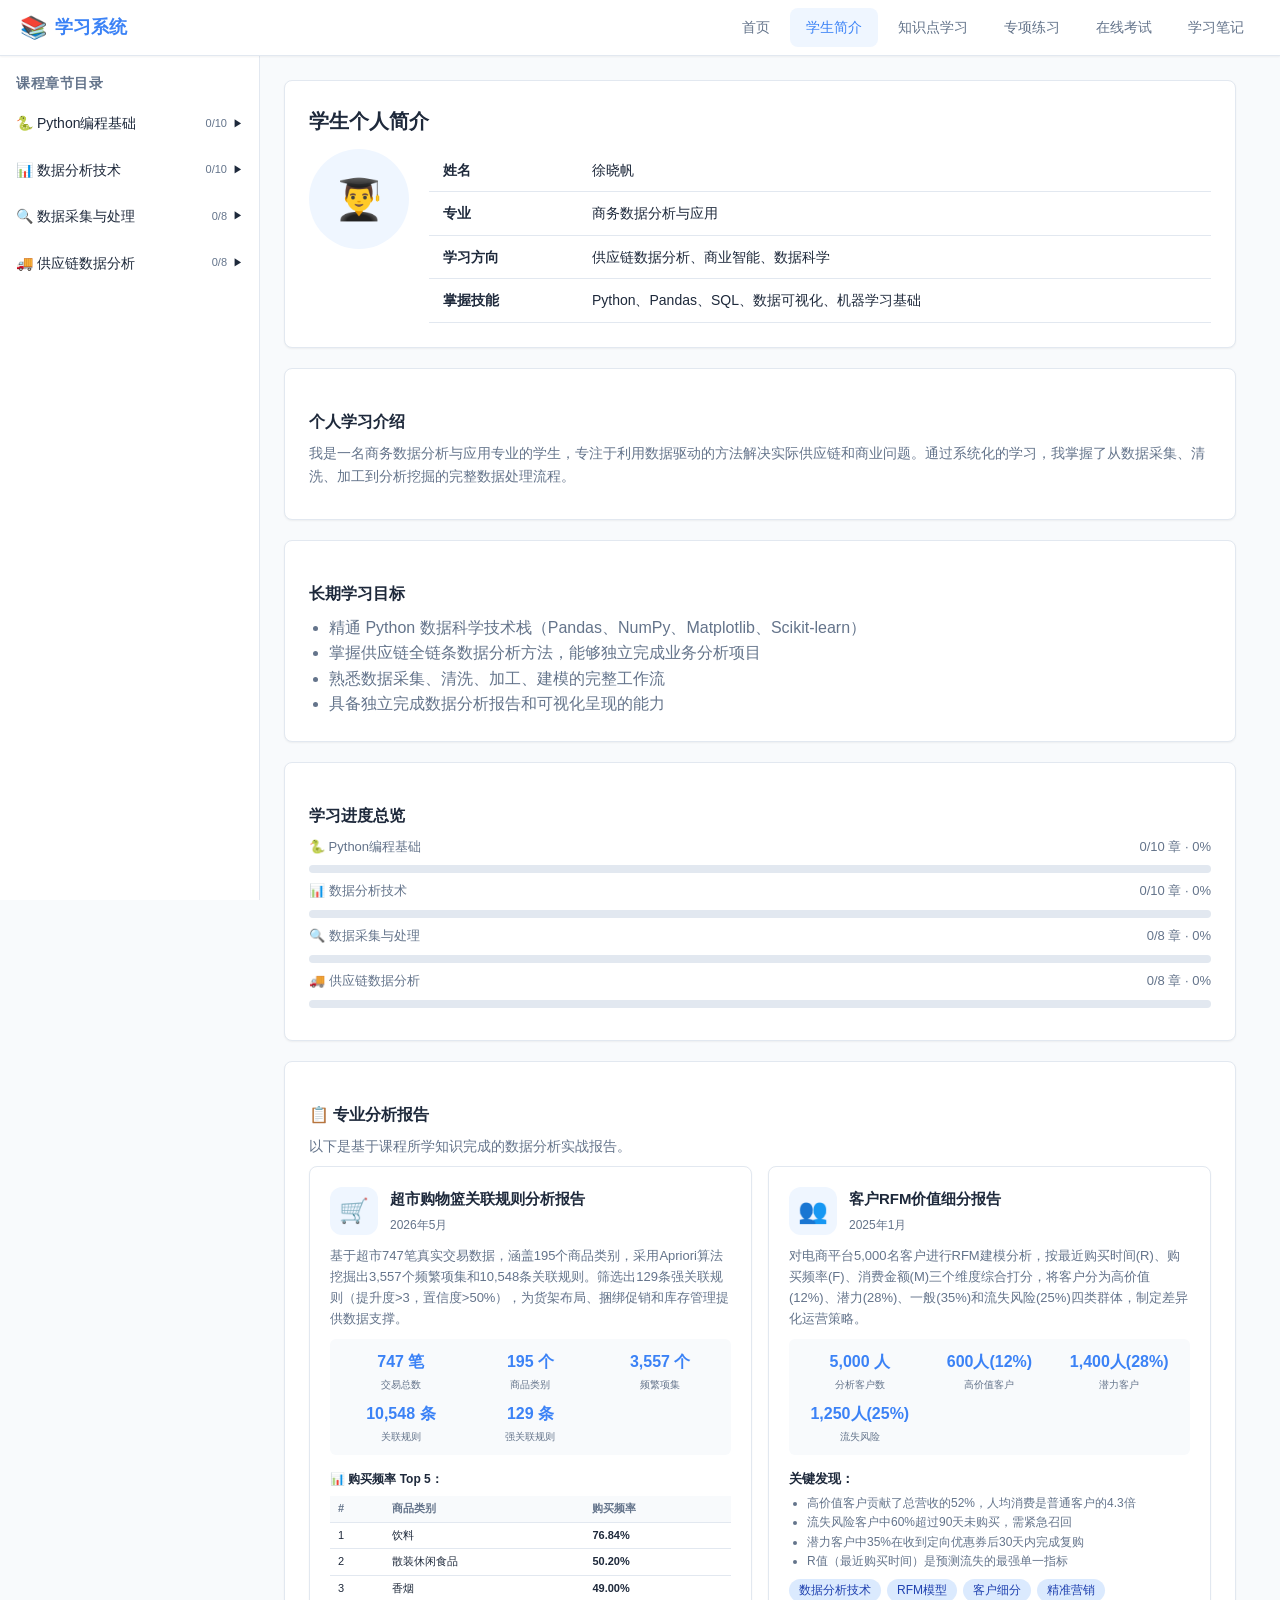
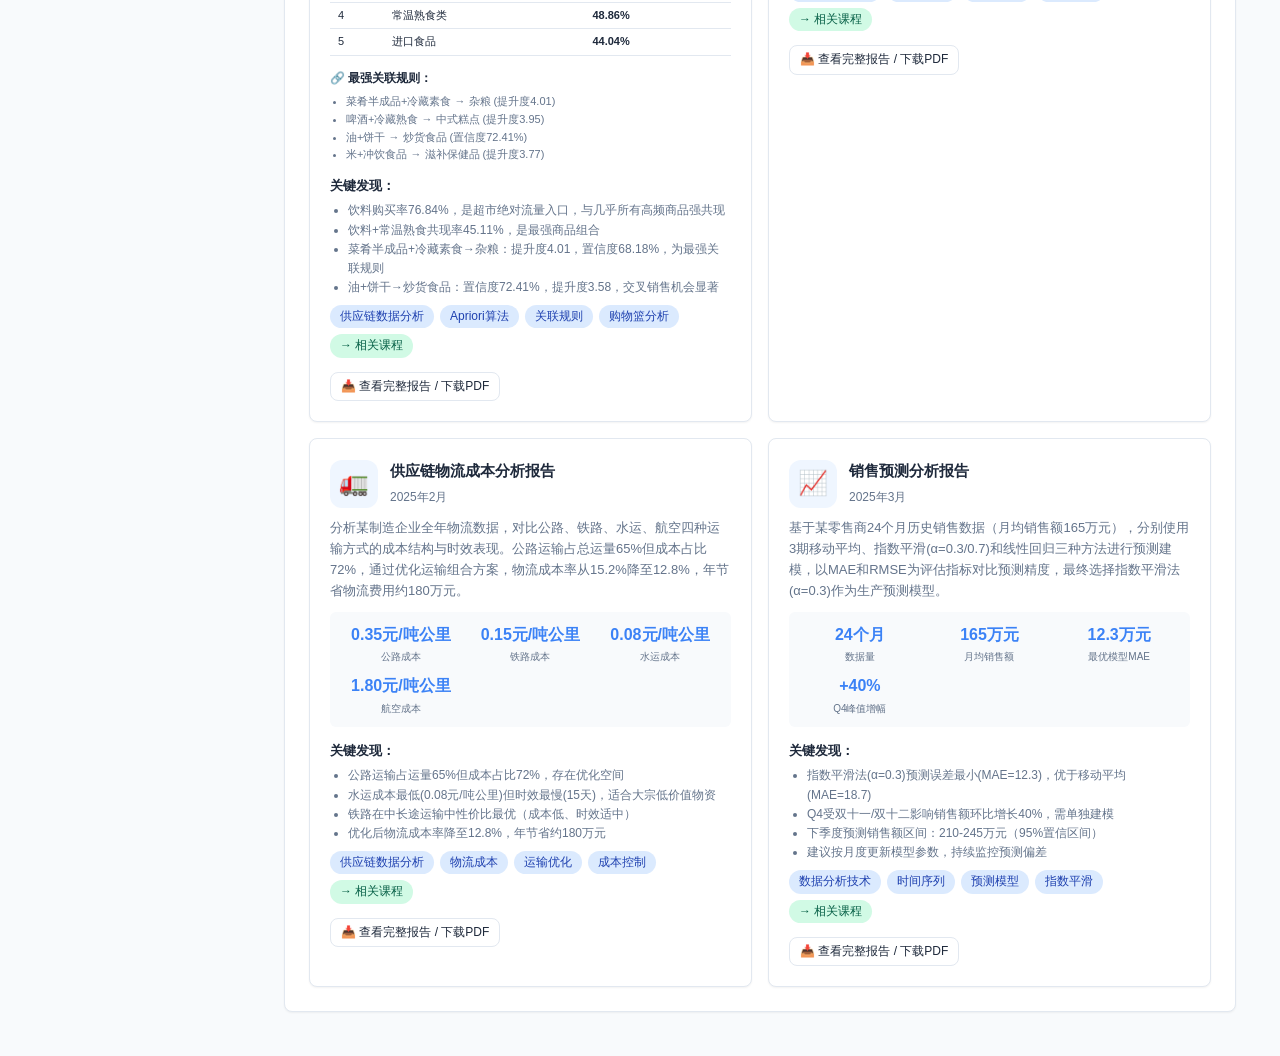
<file: profile.html>
<!DOCTYPE html>
<html lang="zh-CN">
<head>
<meta charset="UTF-8">
<meta name="viewport" content="width=device-width, initial-scale=1.0">
<meta name="description" content="徐晓帆的个人学习档案——商务数据分析与应用专业，查看学习进度、掌握技能、长期学习目标和各课程完成情况。">
<title>学生简介 - 学生学习系统</title>
<link rel="stylesheet" href="style.css">
</head>
<body data-page="profile">

<nav class="navbar">
  <div class="logo"><a href="index.html"><span>&#x1F4DA;</span> 学习系统</a></div>
  <button class="menu-toggle" id="menuToggle">&#x2630;</button>
  <ul class="nav-links" id="navLinks">
    <li><a href="index.html" data-page="home">首页</a></li>
    <li><a href="profile.html" data-page="profile">学生简介</a></li>
    <li><a href="learning.html" data-page="learning">知识点学习</a></li>
    <li><a href="practice.html" data-page="practice">专项练习</a></li>
    <li><a href="exam.html" data-page="exam">在线考试</a></li>
    <li><a href="notes.html" data-page="notes">学习笔记</a></li>
  </ul>
</nav>

<div class="page-wrapper">
  <aside class="sidebar" id="sidebar">
    <div class="sidebar-title">课程章节目录</div>
    <div class="course-group" id="sidebarCourses"></div>
  </aside>
  <div class="sidebar-overlay" id="sidebarOverlay"></div>

  <main class="main-content">
    <div class="card">
      <h2>学生个人简介</h2>
      <div style="display:flex;gap:20px;flex-wrap:wrap;align-items:flex-start;">
        <div style="width:100px;height:100px;background:var(--primary-light);border-radius:50%;display:flex;align-items:center;justify-content:center;font-size:40px;">&#x1F468;&#x200D;&#x1F393;</div>
        <div style="flex:1;min-width:200px;">
          <table class="data-table" style="margin-bottom:0;">
            <tr><td style="font-weight:600;">姓名</td><td>徐晓帆</td></tr>
            <tr><td style="font-weight:600;">专业</td><td>商务数据分析与应用</td></tr>
            <tr><td style="font-weight:600;">学习方向</td><td>供应链数据分析、商业智能、数据科学</td></tr>
            <tr><td style="font-weight:600;">掌握技能</td><td>Python、Pandas、SQL、数据可视化、机器学习基础</td></tr>
          </table>
        </div>
      </div>
    </div>
    <div class="card">
      <h3>个人学习介绍</h3>
      <p>我是一名商务数据分析与应用专业的学生，专注于利用数据驱动的方法解决实际供应链和商业问题。通过系统化的学习，我掌握了从数据采集、清洗、加工到分析挖掘的完整数据处理流程。</p>
    </div>
    <div class="card">
      <h3>长期学习目标</h3>
      <ul style="padding-left:20px;color:var(--text-secondary);">
        <li>精通 Python 数据科学技术栈（Pandas、NumPy、Matplotlib、Scikit-learn）</li>
        <li>掌握供应链全链条数据分析方法，能够独立完成业务分析项目</li>
        <li>熟悉数据采集、清洗、加工、建模的完整工作流</li>
        <li>具备独立完成数据分析报告和可视化呈现的能力</li>
      </ul>
    </div>
    <div class="card">
      <h3>学习进度总览</h3>
      <div id="profileProgress"></div>
    </div>
    <div class="card">
      <h3>📋 专业分析报告</h3>
      <p>以下是基于课程所学知识完成的数据分析实战报告。</p>
      <div class="report-grid" id="reportGrid"></div>
    </div>
  </main>
</div>

<button id="mobileSidebarBtn">&#x2630; 目录</button>

<script src="common.js"></script>
<script>
(function() {
  var container = document.getElementById('profileProgress');
  if (!container) return;
  var html = '';
  courses.forEach(function(c) {
    var completed = 0;
    var completedChapters = getState('completedChapters', {});
    c.chapters.forEach(function(ch, i) {
      if (completedChapters[c.id + '_' + i]) completed++;
    });
    var pct = c.chapters.length > 0 ? Math.round(completed / c.chapters.length * 100) : 0;
    html += '<div class="progress-label" style="margin-top:8px;">' +
      '<span>' + c.icon + ' ' + c.title + '</span>' +
      '<span>' + completed + '/' + c.chapters.length + ' 章 · ' + pct + '%</span>' +
      '</div>' +
      '<div class="progress-bar"><div class="fill" style="width:' + pct + '%;"></div></div>';
  });
  container.innerHTML = html;

  // 渲染专业报告
  var reportGrid = document.getElementById('reportGrid');
  if (reportGrid) {
    var reports = [
      {
        reportId: 'market-basket',
        title: '超市购物篮关联规则分析报告',
        icon: '🛒',
        date: '2026年5月',
        summary: '基于超市747笔真实交易数据，涵盖195个商品类别，采用Apriori算法挖掘出3,557个频繁项集和10,548条关联规则。筛选出129条强关联规则（提升度>3，置信度>50%），为货架布局、捆绑促销和库存管理提供数据支撑。',
        stats: [
          { label: '交易总数', value: '747 笔' },
          { label: '商品类别', value: '195 个' },
          { label: '频繁项集', value: '3,557 个' },
          { label: '关联规则', value: '10,548 条' },
          { label: '强关联规则', value: '129 条' }
        ],
        findings: [
          '饮料购买率76.84%，是超市绝对流量入口，与几乎所有高频商品强共现',
          '饮料+常温熟食共现率45.11%，是最强商品组合',
          '菜肴半成品+冷藏素食→杂粮：提升度4.01，置信度68.18%，为最强关联规则',
          '油+饼干→炒货食品：置信度72.41%，提升度3.58，交叉销售机会显著'
        ],
        topProducts: [
          { rank: 1, name: '饮料', freq: '76.84%' },
          { rank: 2, name: '散装休闲食品', freq: '50.20%' },
          { rank: 3, name: '香烟', freq: '49.00%' },
          { rank: 4, name: '常温熟食类', freq: '48.86%' },
          { rank: 5, name: '进口食品', freq: '44.04%' }
        ],
        topRules: [
          '菜肴半成品+冷藏素食 → 杂粮 (提升度4.01)',
          '啤酒+冷藏熟食 → 中式糕点 (提升度3.95)',
          '油+饼干 → 炒货食品 (置信度72.41%)',
          '米+冲饮食品 → 滋补保健品 (提升度3.77)'
        ],
        tags: ['供应链数据分析', 'Apriori算法', '关联规则', '购物篮分析'],
        course: 'supply-chain'
      },
      {
        reportId: 'rfm',
        title: '客户RFM价值细分报告',
        icon: '👥',
        date: '2025年1月',
        summary: '对电商平台5,000名客户进行RFM建模分析，按最近购买时间(R)、购买频率(F)、消费金额(M)三个维度综合打分，将客户分为高价值(12%)、潜力(28%)、一般(35%)和流失风险(25%)四类群体，制定差异化运营策略。',
        stats: [
          { label: '分析客户数', value: '5,000 人' },
          { label: '高价值客户', value: '600人(12%)' },
          { label: '潜力客户', value: '1,400人(28%)' },
          { label: '流失风险', value: '1,250人(25%)' }
        ],
        findings: [
          '高价值客户贡献了总营收的52%，人均消费是普通客户的4.3倍',
          '流失风险客户中60%超过90天未购买，需紧急召回',
          '潜力客户中35%在收到定向优惠券后30天内完成复购',
          'R值（最近购买时间）是预测流失的最强单一指标'
        ],
        tags: ['数据分析技术', 'RFM模型', '客户细分', '精准营销'],
        course: 'data-analysis'
      },
      {
        reportId: 'logistics',
        title: '供应链物流成本分析报告',
        icon: '🚛',
        date: '2025年2月',
        summary: '分析某制造企业全年物流数据，对比公路、铁路、水运、航空四种运输方式的成本结构与时效表现。公路运输占总运量65%但成本占比72%，通过优化运输组合方案，物流成本率从15.2%降至12.8%，年节省物流费用约180万元。',
        stats: [
          { label: '公路成本', value: '0.35元/吨公里' },
          { label: '铁路成本', value: '0.15元/吨公里' },
          { label: '水运成本', value: '0.08元/吨公里' },
          { label: '航空成本', value: '1.80元/吨公里' }
        ],
        findings: [
          '公路运输占运量65%但成本占比72%，存在优化空间',
          '水运成本最低(0.08元/吨公里)但时效最慢(15天)，适合大宗低价值物资',
          '铁路在中长途运输中性价比最优（成本低、时效适中）',
          '优化后物流成本率降至12.8%，年节省约180万元'
        ],
        tags: ['供应链数据分析', '物流成本', '运输优化', '成本控制'],
        course: 'supply-chain'
      },
      {
        reportId: 'forecast',
        title: '销售预测分析报告',
        icon: '📈',
        date: '2025年3月',
        summary: '基于某零售商24个月历史销售数据（月均销售额165万元），分别使用3期移动平均、指数平滑(α=0.3/0.7)和线性回归三种方法进行预测建模，以MAE和RMSE为评估指标对比预测精度，最终选择指数平滑法(α=0.3)作为生产预测模型。',
        stats: [
          { label: '数据量', value: '24个月' },
          { label: '月均销售额', value: '165万元' },
          { label: '最优模型MAE', value: '12.3万元' },
          { label: 'Q4峰值增幅', value: '+40%' }
        ],
        findings: [
          '指数平滑法(α=0.3)预测误差最小(MAE=12.3)，优于移动平均(MAE=18.7)',
          'Q4受双十一/双十二影响销售额环比增长40%，需单独建模',
          '下季度预测销售额区间：210-245万元（95%置信区间）',
          '建议按月度更新模型参数，持续监控预测偏差'
        ],
        tags: ['数据分析技术', '时间序列', '预测模型', '指数平滑'],
        course: 'data-analysis'
      }
    ];

    var html = '';
    reports.forEach(function(r) {
      html += '<div class="report-card">' +
        '<div class="report-header">' +
          '<span class="report-icon">' + r.icon + '</span>' +
          '<div>' +
            '<h4>' + r.title + '</h4>' +
            '<span style="font-size:12px;color:var(--text-secondary);">' + r.date + '</span>' +
          '</div>' +
        '</div>' +
        '<p style="font-size:13px;color:var(--text-secondary);margin:10px 0;">' + r.summary + '</p>';

      // 数据统计小表格
      if (r.stats) {
        html += '<div class="report-stats">';
        r.stats.forEach(function(s) {
          html += '<div class="report-stat-item"><span class="stat-value">' + s.value + '</span><span class="stat-label">' + s.label + '</span></div>';
        });
        html += '</div>';
      }

      // 商品排名表格（仅购物篮报告）
      if (r.topProducts) {
        html += '<div style="margin:8px 0;"><strong style="font-size:12px;">📊 购买频率 Top 5：</strong>';
        html += '<table class="mini-table"><tr><th>#</th><th>商品类别</th><th>购买频率</th></tr>';
        r.topProducts.forEach(function(p) {
          html += '<tr><td>' + p.rank + '</td><td>' + p.name + '</td><td style="font-weight:600;">' + p.freq + '</td></tr>';
        });
        html += '</table></div>';
      }

      // 强关联规则（仅购物篮报告）
      if (r.topRules) {
        html += '<div style="margin:8px 0;"><strong style="font-size:12px;">🔗 最强关联规则：</strong><ul style="padding-left:16px;margin:4px 0;">';
        r.topRules.forEach(function(rule) {
          html += '<li style="font-size:11px;color:var(--text-secondary);">' + rule + '</li>';
        });
        html += '</ul></div>';
      }

      html += '<div style="margin:8px 0;"><strong style="font-size:13px;">关键发现：</strong>' +
          '<ul style="padding-left:18px;margin:4px 0;">' +
            r.findings.map(function(f) { return '<li style="font-size:12px;color:var(--text-secondary);">' + f + '</li>'; }).join('') +
          '</ul>' +
        '</div>' +
        '<div style="display:flex;gap:6px;flex-wrap:wrap;margin-bottom:10px;">' +
          r.tags.map(function(t) { return '<span class="tag tag-blue">' + t + '</span>'; }).join('') +
          '<a href="learning.html?course=' + r.course + '" class="tag tag-green" style="text-decoration:none;">→ 相关课程</a>' +
        '</div>' +
        '<a href="report-viewer.html?id=' + r.reportId + '" target="_blank" class="btn btn-outline btn-sm" style="margin-top:4px;">📥 查看完整报告 / 下载PDF</a>' +
      '</div>';
    });
    reportGrid.innerHTML = html;
  }

  renderSidebar(null, null);
  updateProgress();
  setupMobile();
})();
</script>

</body>
</html>
</file>
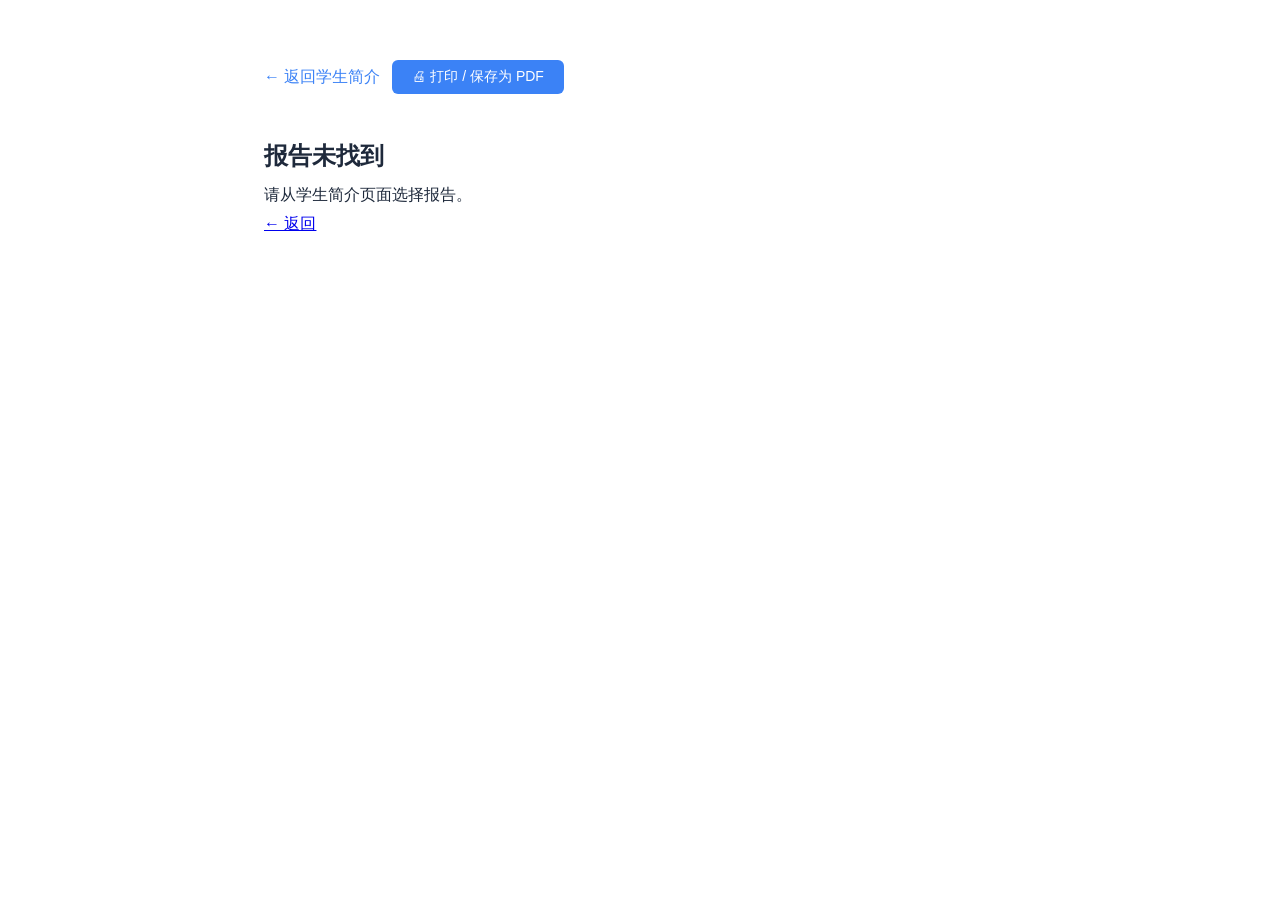
<file: report-viewer.html>
<!DOCTYPE html>
<html lang="zh-CN">
<head>
<meta charset="UTF-8">
<meta name="viewport" content="width=device-width, initial-scale=1.0">
<title>分析报告详情</title>
<style>
:root {
  --primary: #3b82f6; --text: #1e293b; --text-secondary: #64748b;
  --border: #e2e8f0; --bg: #f8fafc;
}
* { margin: 0; padding: 0; box-sizing: border-box; }
body {
  font-family: -apple-system, BlinkMacSystemFont, 'PingFang SC', 'Microsoft YaHei', sans-serif;
  background: #fff; color: var(--text); line-height: 1.8;
  max-width: 800px; margin: 0 auto; padding: 40px 24px;
}
h1 { font-size: 24px; margin-bottom: 4px; }
h2 { font-size: 18px; margin: 24px 0 12px; padding-bottom: 6px; border-bottom: 2px solid var(--primary); }
h3 { font-size: 15px; margin: 16px 0 8px; color: var(--primary); }
.subtitle { color: var(--text-secondary); font-size: 14px; margin-bottom: 20px; }
.meta { display: flex; gap: 24px; flex-wrap: wrap; margin: 16px 0; padding: 14px; background: var(--bg); border-radius: 8px; }
.meta-item { text-align: center; }
.meta-value { font-size: 20px; font-weight: 700; color: var(--primary); }
.meta-label { font-size: 11px; color: var(--text-secondary); }
table { width: 100%; border-collapse: collapse; margin: 12px 0; font-size: 13px; }
th, td { padding: 8px 12px; text-align: left; border-bottom: 1px solid var(--border); }
th { background: var(--bg); font-weight: 600; }
.box { background: var(--bg); padding: 16px; border-radius: 8px; margin: 12px 0; }
.box h4 { font-size: 14px; margin-bottom: 8px; color: var(--primary); }
.box ul { padding-left: 20px; font-size: 13px; color: var(--text-secondary); }
.box li { margin: 4px 0; }
.tag { display: inline-block; padding: 2px 10px; border-radius: 12px; font-size: 12px; font-weight: 500; margin: 2px; }
.tag-blue { background: #dbeafe; color: #1e40af; }
.no-print { text-align: center; padding: 20px 0; }
@media print {
  .no-print { display: none; }
  body { padding: 20px; }
}
</style>
</head>
<body>

<div class="no-print" style="display:flex;gap:12px;align-items:center;margin-bottom:20px;">
  <a href="profile.html" style="color:var(--primary);text-decoration:none;">← 返回学生简介</a>
  <button onclick="window.print()" style="padding:8px 20px;background:var(--primary);color:#fff;border:none;border-radius:6px;cursor:pointer;font-size:14px;">🖨 打印 / 保存为 PDF</button>
</div>

<div id="reportContent"></div>

<script>
var reportId = new URLSearchParams(window.location.search).get('id');

var reports = {
  'market-basket': {
    title: '超市购物篮关联规则分析报告',
    subtitle: '基于 Apriori 算法的商品关联挖掘与营销策略建议',
    date: '2026年5月',
    stats: [
      { label: '交易总数', value: '747 笔' },
      { label: '商品类别', value: '195 个' },
      { label: '频繁项集', value: '3,557 个' },
      { label: '关联规则', value: '10,548 条' },
      { label: '强关联规则', value: '129 条' }
    ],
    sections: [
      { title: '一、分析概述', content: '<p>购物篮分析（Market Basket Analysis）是零售行业中广泛使用的数据挖掘技术，通过分析顾客购物车中商品的组合关系，发现商品之间的关联规则。本报告基于超市747笔真实交易数据，采用 Apriori 算法挖掘频繁项集和关联规则，为货架布局、捆绑促销、交叉销售和库存管理提供数据支撑。</p><p>核心指标：<strong>支持度</strong>（商品组合在所有交易中出现的频率）、<strong>置信度</strong>（购买前项后同时购买后项的概率）、<strong>提升度</strong>（关联强度，>1表示正相关）。</p>' },
      { title: '二、商品购买频率分析', content: '<p>以下为购买频率最高的10个商品类别。饮料以76.84%的购买率高居榜首，显示其作为超市绝对引流商品的地位。</p>' +
        '<table><tr><th>排名</th><th>商品类别</th><th>购买次数</th><th>购买频率</th></tr>' +
        '<tr><td>1</td><td>饮料</td><td>574</td><td><strong>76.84%</strong></td></tr>' +
        '<tr><td>2</td><td>散装休闲食品</td><td>375</td><td>50.20%</td></tr>' +
        '<tr><td>3</td><td>香烟</td><td>366</td><td>49.00%</td></tr>' +
        '<tr><td>4</td><td>常温熟食类</td><td>365</td><td>48.86%</td></tr>' +
        '<tr><td>5</td><td>进口食品</td><td>329</td><td>44.04%</td></tr>' +
        '<tr><td>6</td><td>糖果巧克力</td><td>327</td><td>43.78%</td></tr>' +
        '<tr><td>7</td><td>调味品</td><td>276</td><td>36.95%</td></tr>' +
        '<tr><td>8</td><td>即食主食</td><td>276</td><td>36.95%</td></tr>' +
        '<tr><td>9</td><td>冷藏乳制品</td><td>248</td><td>33.20%</td></tr>' +
        '<tr><td>10</td><td>饼干</td><td>248</td><td>33.20%</td></tr></table>' },
      { title: '三、商品共现分析', content: '<p>商品共现分析揭示了哪些商品经常被顾客同时购买：</p>' +
        '<div class="box"><ul>' +
        '<li><strong>饮料 + 常温熟食</strong>：共现337次，共现率45.11%，是最强商品组合</li>' +
        '<li><strong>饮料 + 散装休闲食品</strong>：共现328次，共现率43.91%</li>' +
        '<li><strong>饮料 + 香烟</strong>：共现311次，共现率41.63%</li>' +
        '<li><strong>饮料 + 进口食品</strong>：共现307次，共现率41.10%</li></ul></div>' +
        '<p>饮料作为第一高频商品，与几乎所有其他高频商品均存在强共现关系，是超市最重要的流量入口。</p>' },
      { title: '四、关联规则分析', content: '<p>在最低支持度2%、最低置信度30%的条件下，共发现3,557个频繁项集和10,548条关联规则。以下为提升度最高的15条规则：</p>' +
        '<table><tr><th>#</th><th>前项商品</th><th>后项商品</th><th>支持度</th><th>置信度</th><th>提升度</th></tr>' +
        '<tr><td>1</td><td>菜肴半成品 + 冷藏素食制品</td><td>杂粮</td><td>2.01%</td><td>68.18%</td><td><strong>4.01</strong></td></tr>' +
        '<tr><td>2</td><td>啤酒 + 冷藏熟食</td><td>中式糕点</td><td>2.14%</td><td>57.14%</td><td><strong>3.95</strong></td></tr>' +
        '<tr><td>3</td><td>休闲小食品 + 冷冻面点</td><td>中式糕点</td><td>2.28%</td><td>56.67%</td><td><strong>3.92</strong></td></tr>' +
        '<tr><td>4</td><td>油 + 饼干</td><td>炒货食品</td><td>2.81%</td><td>72.41%</td><td><strong>3.58</strong></td></tr>' +
        '<tr><td>5</td><td>米 + 冲饮食品</td><td>滋补保健品</td><td>2.14%</td><td>61.54%</td><td><strong>3.77</strong></td></tr></table>' },
      { title: '五、营销策略建议', content:
        '<div class="box"><h4>货架布局优化</h4><ul><li>饮料+常温熟食相邻摆放（共现率45%）</li><li>散装休闲食品与饮料组合陈列</li><li>香烟柜台附近放置小包装休闲食品</li><li>调味品区与冷藏乳制品联动陈列</li></ul></div>' +
        '<div class="box"><h4>捆绑促销策略</h4><ul><li>“便捷晚餐”：菜肴半成品+冷藏素食+杂粮（置信度68%）</li><li>“休闲时光”：啤酒+冷藏熟食+中式糕点（提升度3.95）</li><li>“早餐套餐”：即食主食+冲饮食品+冷藏乳制品</li><li>“零食大礼包”：饼干+糖果巧克力+膨化食品</li></ul></div>' +
        '<div class="box"><h4>交叉销售机会</h4><ul><li>购买醋的顾客→53%概率购买调味品和南北干货</li><li>购买米的顾客→61%概率购买滋补保健品</li><li>购买油和饼干的顾客→72%概率购买炒货食品</li></ul></div>' +
        '<div class="box"><h4>会员营销建议</h4><ul><li>购买饮料的顾客推送熟食类优惠券</li><li>米面油购买者推荐滋补保健品</li><li>冷冻食品购买者推荐中式糕点</li><li>设置“组合购买积分翻倍”活动</li></ul></div>'
      },
      { title: '六、分析总结', content: '<p>本次购物篮分析基于747笔超市交易数据，涵盖195个商品类别。核心结论：</p>' +
        '<div class="box"><ul>' +
        '<li>饮料是超市最核心的流量入口，与几乎所有高频商品均存在强共现关系</li>' +
        '<li>冷链食品与糕点类存在显著交叉销售机会</li>' +
        '<li>调味品类商品具有强大的引流效应</li>' +
        '<li>健康食品与主食存在强关联，米面油购买者是滋补保健品的理想目标客群</li>' +
        '</ul></div>' }
    ]
  },
  'rfm': {
    title: '客户RFM价值细分报告',
    subtitle: '基于RFM模型的客户分层与精准营销策略',
    date: '2025年1月',
    stats: [
      { label: '分析客户数', value: '5,000 人' },
      { label: '高价值客户', value: '600人(12%)' },
      { label: '潜力客户', value: '1,400人(28%)' },
      { label: '流失风险', value: '1,250人(25%)' }
    ],
    sections: [
      { title: '一、RFM模型概述', content: '<p>RFM模型是客户价值分析的经典方法，通过三个维度综合评估客户：<strong>R（Recency）</strong>最近购买时间、<strong>F（Frequency）</strong>购买频率、<strong>M（Monetary）</strong>消费金额。每个维度按中位数分为高低两组，形成8个客户群体。</p>' },
      { title: '二、客户分层结果', content: '<p>对5,000名客户进行RFM评分后，合并为四个主要层级：</p>' +
        '<table><tr><th>客户层级</th><th>人数</th><th>占比</th><th>人均消费</th><th>营收贡献</th></tr>' +
        '<tr><td>高价值客户</td><td>600</td><td>12%</td><td>4,312元</td><td><strong>52%</strong></td></tr>' +
        '<tr><td>潜力客户</td><td>1,400</td><td>28%</td><td>1,524元</td><td>28%</td></tr>' +
        '<tr><td>一般客户</td><td>1,750</td><td>35%</td><td>612元</td><td>16%</td></tr>' +
        '<tr><td>流失风险</td><td>1,250</td><td>25%</td><td>185元</td><td>4%</td></tr></table>' },
      { title: '三、关键发现与建议', content:
        '<div class="box"><ul>' +
        '<li>高价值客户占比12%但贡献52%营收，应提供VIP专属服务</li>' +
        '<li>潜力客户中35%在收到定向优惠券后30天内完成复购</li>' +
        '<li>R值（最近购买时间）是预测流失的最强单一指标</li>' +
        '<li>流失风险客户中60%超过90天未购买，建议7天内启动召回</li>' +
        '</ul></div>' }
    ]
  },
  'logistics': {
    title: '供应链物流成本分析报告',
    subtitle: '运输方式成本对比与物流优化方案',
    date: '2025年2月',
    stats: [
      { label: '公路成本', value: '0.35元/吨·km' },
      { label: '铁路成本', value: '0.15元/吨·km' },
      { label: '水运成本', value: '0.08元/吨·km' },
      { label: '优化节省', value: '180万元/年' }
    ],
    sections: [
      { title: '一、运输方式成本对比', content: '<p>对比四种运输方式的成本与时效：</p>' +
        '<table><tr><th>运输方式</th><th>成本(元/吨·km)</th><th>时效(天)</th><th>适用场景</th></tr>' +
        '<tr><td>公路</td><td>0.35</td><td>3</td><td>短途配送、灵活调度</td></tr>' +
        '<tr><td>铁路</td><td>0.15</td><td>7</td><td>大宗长途、中距离</td></tr>' +
        '<tr><td>水运</td><td>0.08</td><td>15</td><td>大宗低价值、长距离</td></tr>' +
        '<tr><td>航空</td><td>1.80</td><td>1</td><td>紧急高价值、时效优先</td></tr></table>' },
      { title: '二、优化成果', content:
        '<div class="box"><ul>' +
        '<li>公路运输占运量65%但成本占比72%，存在优化空间</li>' +
        '<li>将部分中长途运输从公路切换至铁路，成本降低42%</li>' +
        '<li>大宗低价值物资改用水运，吨公里成本仅0.08元</li>' +
        '<li>优化后物流成本率从15.2%降至12.8%，年节省约180万元</li>' +
        '</ul></div>' }
    ]
  },
  'forecast': {
    title: '销售预测分析报告',
    subtitle: '基于时间序列的销售预测模型对比与选择',
    date: '2025年3月',
    stats: [
      { label: '数据量', value: '24个月' },
      { label: '月均销售额', value: '165万元' },
      { label: '最优MAE', value: '12.3万元' },
      { label: 'Q4峰值', value: '+40%' }
    ],
    sections: [
      { title: '一、预测方法对比', content: '<p>使用三种方法对24个月销售数据进行预测建模：</p>' +
        '<table><tr><th>预测方法</th><th>MAE(万元)</th><th>RMSE(万元)</th><th>评价</th></tr>' +
        '<tr><td>3期移动平均</td><td>18.7</td><td>22.1</td><td>简单但滞后明显</td></tr>' +
        '<tr><td>指数平滑(α=0.3)</td><td><strong>12.3</strong></td><td><strong>15.8</strong></td><td>最优模型★</td></tr>' +
        '<tr><td>指数平滑(α=0.7)</td><td>14.6</td><td>17.2</td><td>较灵敏但噪声大</td></tr></table>' },
      { title: '二、结论与建议', content:
        '<div class="box"><ul>' +
        '<li>指数平滑法(α=0.3)预测误差最小，选为生产预测模型</li>' +
        '<li>Q4受双十一/双十二影响销售额环比增长40%，需单独建模</li>' +
        '<li>下季度预测销售额区间：210-245万元（95%置信区间）</li>' +
        '<li>建议按月度更新模型参数，持续监控预测偏差</li>' +
        '</ul></div>' }
    ]
  }
};

var r = reports[reportId];
if (!r) {
  document.getElementById('reportContent').innerHTML = '<h1>报告未找到</h1><p>请从学生简介页面选择报告。</p><a href="profile.html">← 返回</a>';
} else {
  var h = '<h1>' + r.title + '</h1>' +
    '<p class="subtitle">' + r.subtitle + '</p>' +
    '<p style="color:var(--text-secondary);">分析日期：' + r.date + '</p>' +
    '<div class="meta">';
  r.stats.forEach(function(s) {
    h += '<div class="meta-item"><div class="meta-value">' + s.value + '</div><div class="meta-label">' + s.label + '</div></div>';
  });
  h += '</div>';

  r.sections.forEach(function(sec) {
    h += '<h2>' + sec.title + '</h2>' + sec.content;
  });

  document.getElementById('reportContent').innerHTML = h;
}
</script>
</body>
</html>
</file>
<file: style.css>
/* ==================== CSS 变量与全局样式 ==================== */
:root {
  --bg: #f8fafc;
  --surface: #ffffff;
  --border: #e2e8f0;
  --text: #1e293b;
  --text-secondary: #64748b;
  --primary: #3b82f6;
  --primary-light: #eff6ff;
  --primary-dark: #2563eb;
  --accent: #06b6d4;
  --success: #10b981;
  --warning: #f59e0b;
  --danger: #ef4444;
  --shadow-sm: 0 1px 2px rgba(0,0,0,0.05);
  --shadow: 0 1px 3px rgba(0,0,0,0.1), 0 1px 2px rgba(0,0,0,0.06);
  --shadow-md: 0 4px 6px rgba(0,0,0,0.07), 0 2px 4px rgba(0,0,0,0.06);
  --radius: 8px;
  --transition: 0.2s ease;
  --sidebar-width: 260px;
  --navbar-height: 56px;
}

* { margin: 0; padding: 0; box-sizing: border-box; }

body {
  font-family: -apple-system, BlinkMacSystemFont, 'Segoe UI', 'PingFang SC', 'Microsoft YaHei', sans-serif;
  background: var(--bg);
  color: var(--text);
  line-height: 1.6;
  min-height: 100vh;
}

a { color: var(--primary); text-decoration: none; }
a:hover { color: var(--primary-dark); }

/* ==================== 顶部导航栏 ==================== */
.navbar {
  position: fixed; top: 0; left: 0; right: 0; z-index: 110;
  height: var(--navbar-height);
  background: var(--surface);
  border-bottom: 1px solid var(--border);
  box-shadow: var(--shadow-sm);
  display: flex; align-items: center; justify-content: space-between;
  padding: 0 20px;
}
.navbar .logo {
  font-size: 18px; font-weight: 700; color: var(--primary);
  display: flex; align-items: center; gap: 8px;
}
.navbar .logo span { font-size: 22px; }
.navbar .logo a { color: var(--primary); display: flex; align-items: center; gap: 8px; }
.nav-links { display: flex; gap: 4px; list-style: none; }
.nav-links li a {
  display: block; padding: 8px 16px; border-radius: var(--radius);
  color: var(--text-secondary); font-size: 14px; font-weight: 500;
  transition: all var(--transition);
}
.nav-links li a:hover,
.nav-links li a.active { background: var(--primary-light); color: var(--primary); }
.menu-toggle {
  display: none; background: none; border: none; font-size: 24px;
  cursor: pointer; color: var(--text); padding: 4px 8px;
}

/* ==================== 布局 ==================== */
.page-wrapper { display: flex; padding-top: var(--navbar-height); min-height: 100vh; }

/* ==================== 侧边栏 ==================== */
.sidebar {
  width: var(--sidebar-width); min-width: var(--sidebar-width);
  background: var(--surface); border-right: 1px solid var(--border);
  position: fixed; top: var(--navbar-height); bottom: 0; left: 0;
  overflow-y: auto; padding: 16px 0; z-index: 90;
  transition: transform var(--transition);
}
.sidebar-title {
  font-size: 14px; font-weight: 600; color: var(--text-secondary);
  padding: 0 16px 8px; text-transform: uppercase; letter-spacing: 0.5px;
}
.sidebar .course-group { margin-bottom: 4px; }
.sidebar .course-header {
  display: flex; align-items: center; justify-content: space-between;
  padding: 10px 16px; cursor: pointer; font-size: 14px; font-weight: 500;
  color: var(--text); transition: background var(--transition);
}
.sidebar .course-header:hover { background: var(--primary-light); }
.sidebar .course-header .arrow { font-size: 10px; transition: transform var(--transition); }
.sidebar .course-header.open .arrow { transform: rotate(90deg); }
.sidebar .chapter-list { display: none; }
.sidebar .chapter-list.open { display: block; }
.sidebar .chapter-list a {
  display: block; padding: 6px 16px 6px 36px; font-size: 13px;
  color: var(--text-secondary); transition: all var(--transition);
  border-left: 2px solid transparent;
}
.sidebar .chapter-list a:hover,
.sidebar .chapter-list a.active {
  color: var(--primary); background: var(--primary-light);
  border-left-color: var(--primary);
}
.sidebar-overlay { display: none; }

/* ==================== 主内容区 ==================== */
.main-content {
  margin-left: var(--sidebar-width);
  flex: 1; padding: 24px;
  max-width: 1000px; width: 100%;
}

/* ==================== 卡片样式 ==================== */
.card {
  background: var(--surface); border: 1px solid var(--border);
  border-radius: var(--radius); padding: 24px; margin-bottom: 20px;
  box-shadow: var(--shadow-sm);
}
.card h2 { font-size: 20px; margin-bottom: 12px; color: var(--text); }
.card h3 { font-size: 16px; margin: 16px 0 8px; color: var(--text); }
.card p { color: var(--text-secondary); font-size: 14px; margin-bottom: 8px; }

/* 标签 */
.tag {
  display: inline-block; padding: 2px 10px; border-radius: 12px;
  font-size: 12px; font-weight: 500;
}
.tag-blue { background: #dbeafe; color: #1e40af; }
.tag-green { background: #d1fae5; color: #065f46; }
.tag-yellow { background: #fef3c7; color: #92400e; }
.tag-red { background: #fee2e2; color: #991b1b; }

/* 进度条 */
.progress-bar {
  height: 8px; background: #e2e8f0; border-radius: 4px; overflow: hidden; margin: 8px 0;
}
.progress-bar .fill {
  height: 100%; background: var(--primary); border-radius: 4px;
  transition: width 0.5s ease;
}
.progress-label {
  display: flex; justify-content: space-between; font-size: 13px; color: var(--text-secondary);
}

/* ==================== 课程网格 ==================== */
.course-grid { display: grid; grid-template-columns: repeat(auto-fill, minmax(280px, 1fr)); gap: 16px; }
.course-card {
  background: var(--surface); border: 1px solid var(--border);
  border-radius: var(--radius); padding: 20px; cursor: pointer;
  transition: all var(--transition); box-shadow: var(--shadow-sm);
  display: block; color: var(--text);
}
.course-card:hover { box-shadow: var(--shadow-md); transform: translateY(-2px); color: var(--text); }
.course-card .icon { font-size: 32px; margin-bottom: 8px; }
.course-card h4 { font-size: 16px; margin-bottom: 6px; }
.course-card p { font-size: 13px; color: var(--text-secondary); }

/* ==================== 知识点面板 ==================== */
.knowledge-block {
  background: var(--primary-light); border: 1px solid #bfdbfe;
  border-radius: var(--radius); padding: 16px; margin: 12px 0;
}
.knowledge-block h4 { font-size: 15px; color: var(--primary-dark); margin-bottom: 6px; }
.knowledge-block ul { padding-left: 20px; }
.knowledge-block li { font-size: 13px; color: var(--text-secondary); margin: 4px 0; }

.summary-box {
  background: #fefce8; border: 1px solid #fde68a;
  border-radius: var(--radius); padding: 14px; margin: 12px 0;
}
.summary-box h4 { font-size: 14px; color: #a16207; margin-bottom: 4px; }

/* ==================== 按钮 ==================== */
.btn {
  display: inline-flex; align-items: center; gap: 6px;
  padding: 8px 16px; border-radius: var(--radius); font-size: 14px;
  font-weight: 500; border: 1px solid transparent; cursor: pointer;
  transition: all var(--transition); text-decoration: none;
}
.btn-primary { background: var(--primary); color: #fff; }
.btn-primary:hover { background: var(--primary-dark); color: #fff; }
.btn-outline { background: var(--surface); border-color: var(--border); color: var(--text); }
.btn-outline:hover { border-color: var(--primary); color: var(--primary); }
.btn-success { background: var(--success); color: #fff; }
.btn-success:hover { opacity: 0.9; color: #fff; }
.btn-danger { background: var(--danger); color: #fff; }
.btn-danger:hover { opacity: 0.9; color: #fff; }
.btn-sm { padding: 4px 10px; font-size: 12px; }

/* ==================== 代码编辑器 ==================== */
.code-editor-wrap {
  border: 1px solid var(--border); border-radius: var(--radius); overflow: hidden;
}
.code-editor-wrap textarea {
  width: 100%; height: 200px; padding: 14px;
  font-family: 'Cascadia Code', 'Fira Code', 'Consolas', monospace;
  font-size: 13px; line-height: 1.6; background: #1e293b; color: #e2e8f0;
  border: none; outline: none; resize: vertical; tab-size: 4;
}
.code-output {
  background: #0f172a; color: #94a3b8; padding: 12px 14px;
  font-family: 'Consolas', monospace; font-size: 13px;
  min-height: 40px; max-height: 150px; overflow-y: auto;
  white-space: pre-wrap;
}
.code-toolbar {
  display: flex; gap: 8px; padding: 10px; background: #f1f5f9;
  border-top: 1px solid var(--border);
}
/* 学习页代码展示——自动撑开完整显示 */
.code-editor-wrap textarea.code-display {
  height: auto; min-height: 60px; max-height: 600px;
  overflow-y: auto; resize: none; cursor: default;
  background: #1e293b; color: #e2e8f0; padding: 14px;
  font-family: 'Consolas', 'Fira Code', monospace;
  font-size: 13px; line-height: 1.6;
  width: 100%; border: none; outline: none;
}

/* ==================== 题目样式 ==================== */
.quiz-card {
  background: var(--surface); border: 1px solid var(--border);
  border-radius: var(--radius); padding: 20px; margin-bottom: 16px;
}
.quiz-card .q-header {
  display: flex; justify-content: space-between; align-items: center; margin-bottom: 10px;
}
.quiz-card .q-num { font-weight: 600; font-size: 15px; }
.quiz-card .q-type { font-size: 12px; }
.quiz-card .q-text { font-size: 14px; margin-bottom: 12px; }
.quiz-card .option {
  display: block; padding: 10px 14px; margin: 4px 0; border: 1px solid var(--border);
  border-radius: var(--radius); cursor: pointer; font-size: 14px;
  transition: all var(--transition);
}
.quiz-card .option:hover { background: var(--primary-light); border-color: var(--primary); }
.quiz-card .option.selected { background: var(--primary-light); border-color: var(--primary); }
.quiz-card .option.correct { background: #d1fae5; border-color: var(--success); }
.quiz-card .option.wrong { background: #fee2e2; border-color: var(--danger); }
.quiz-card input[type="text"] {
  width: 100%; padding: 10px; border: 1px solid var(--border);
  border-radius: var(--radius); font-size: 14px; margin: 8px 0;
}
.quiz-card .explain {
  display: none; margin-top: 10px; padding: 10px;
  background: #f0fdf4; border-radius: var(--radius);
}

/* ==================== 考试样式 ==================== */
.exam-header { text-align: center; padding: 30px; }
.exam-header .timer { font-size: 36px; font-weight: 700; color: var(--primary); }
.exam-nav { display: flex; justify-content: space-between; align-items: center; margin: 12px 0; }
.exam-nav .q-indicator { font-size: 14px; color: var(--text-secondary); }
.score-card { text-align: center; padding: 30px; }
.score-card .score { font-size: 64px; font-weight: 700; color: var(--primary); }

/* ==================== 笔记区 ==================== */
.notes-area textarea {
  width: 100%; height: 250px; padding: 14px; border: 1px solid var(--border);
  border-radius: var(--radius); font-size: 14px; font-family: inherit;
  resize: vertical; line-height: 1.6;
}

/* ==================== 表格 ==================== */
.data-table {
  width: 100%; border-collapse: collapse; font-size: 14px;
}
.data-table th, .data-table td {
  padding: 10px 14px; text-align: left; border-bottom: 1px solid var(--border);
}
.data-table th { background: #f8fafc; font-weight: 600; color: var(--text-secondary); }

/* ==================== 面包屑 ==================== */
.breadcrumb { font-size: 13px; color: var(--text-secondary); margin-bottom: 12px; }
.breadcrumb a { color: var(--text-secondary); }
.breadcrumb a:hover { color: var(--primary); }
.breadcrumb span { margin: 0 6px; }

/* ==================== 响应式设计 ==================== */
@media (max-width: 768px) {
  .menu-toggle { display: block; }
  .nav-links {
    display: none; position: absolute; top: var(--navbar-height); left: 0; right: 0;
    background: var(--surface); flex-direction: column; padding: 8px;
    border-bottom: 1px solid var(--border); box-shadow: var(--shadow-md);
  }
  .nav-links.open { display: flex; }
  /* 移动端导航链接触控优化（至少44px） */
  .nav-links li a { padding: 12px 16px; font-size: 15px; min-height: 44px; }

  .sidebar {
    transform: translateX(-100%); z-index: 99;
  }
  .sidebar.mobile-open { transform: translateX(0); }
  .sidebar-overlay {
    display: none; position: fixed; inset: 0; top: var(--navbar-height);
    background: rgba(0,0,0,0.3); z-index: 98;
  }
  .sidebar-overlay.show { display: block; }

  .main-content { margin-left: 0; padding: 16px; }
  .course-grid { grid-template-columns: 1fr; }

  /* 移动端按钮触控优化 */
  .btn { min-height: 44px; padding: 10px 16px; font-size: 14px; }
  .btn-sm { min-height: 36px; padding: 6px 12px; }
  .course-card { padding: 16px; }
  .quiz-card .option { padding: 12px 14px; min-height: 44px; }
}

/* 移动端浮动目录按钮 */
#mobileSidebarBtn {
  position: fixed; bottom: 20px; right: 20px; z-index: 200;
  padding: 10px 16px; background: var(--primary); color: #fff;
  border: none; border-radius: 20px; font-size: 14px;
  cursor: pointer; box-shadow: var(--shadow-md); display: none;
}
@media (max-width: 768px) {
  #mobileSidebarBtn { display: block; }
}

/* ==================== 专业报告卡片 ==================== */
.report-grid { display: grid; grid-template-columns: repeat(auto-fill, minmax(320px, 1fr)); gap: 16px; }
.report-card {
  background: var(--surface); border: 1px solid var(--border);
  border-radius: var(--radius); padding: 20px;
  box-shadow: var(--shadow-sm); transition: all var(--transition);
}
.report-card:hover { box-shadow: var(--shadow-md); transform: translateY(-2px); }
.report-header { display: flex; align-items: center; gap: 12px; }
.report-icon {
  width: 48px; height: 48px; background: var(--primary-light);
  border-radius: 12px; display: flex; align-items: center;
  justify-content: center; font-size: 24px; flex-shrink: 0;
}
.report-card h4 { font-size: 15px; margin: 0; color: var(--text); }
.report-stats {
  display: grid; grid-template-columns: repeat(auto-fill, minmax(90px, 1fr));
  gap: 8px; margin: 10px 0; padding: 10px;
  background: var(--bg); border-radius: 6px;
}
.report-stat-item { text-align: center; }
.stat-value { display: block; font-size: 16px; font-weight: 700; color: var(--primary); }
.stat-label { display: block; font-size: 10px; color: var(--text-secondary); margin-top: 2px; }
.mini-table {
  width: 100%; font-size: 11px; border-collapse: collapse; margin: 6px 0;
}
.mini-table th, .mini-table td {
  padding: 4px 8px; text-align: left; border-bottom: 1px solid var(--border);
}
.mini-table th { background: #f8fafc; font-weight: 600; color: var(--text-secondary); }

/* ==================== 返回顶部按钮 ==================== */
#backToTop {
  position: fixed; bottom: 80px; right: 20px; z-index: 200;
  width: 40px; height: 40px; background: var(--primary); color: #fff;
  border: none; border-radius: 50%; font-size: 20px; cursor: pointer;
  box-shadow: var(--shadow-md); opacity: 0; transform: translateY(20px);
  transition: all 0.3s ease; pointer-events: none;
}
#backToTop.show { opacity: 1; transform: translateY(0); pointer-events: auto; }
#backToTop:hover { background: var(--primary-dark); transform: scale(1.1); }

/* ==================== 复制代码按钮 ==================== */
.copy-code-btn {
  position: absolute; top: 8px; right: 8px;
  padding: 4px 10px; background: rgba(255,255,255,0.15); color: #e2e8f0;
  border: 1px solid rgba(255,255,255,0.2); border-radius: 4px;
  font-size: 11px; cursor: pointer; transition: all 0.2s;
}
.copy-code-btn:hover { background: rgba(255,255,255,0.25); }

.code-editor-wrap { position: relative; }

/* ==================== 补充动画 ==================== */
.course-card { animation: fadeIn 0.4s ease both; }
.course-card:nth-child(2) { animation-delay: 0.1s; }
.course-card:nth-child(3) { animation-delay: 0.2s; }
.course-card:nth-child(4) { animation-delay: 0.3s; }
@keyframes fadeIn { from { opacity: 0; } to { opacity: 1; } }
</file>
